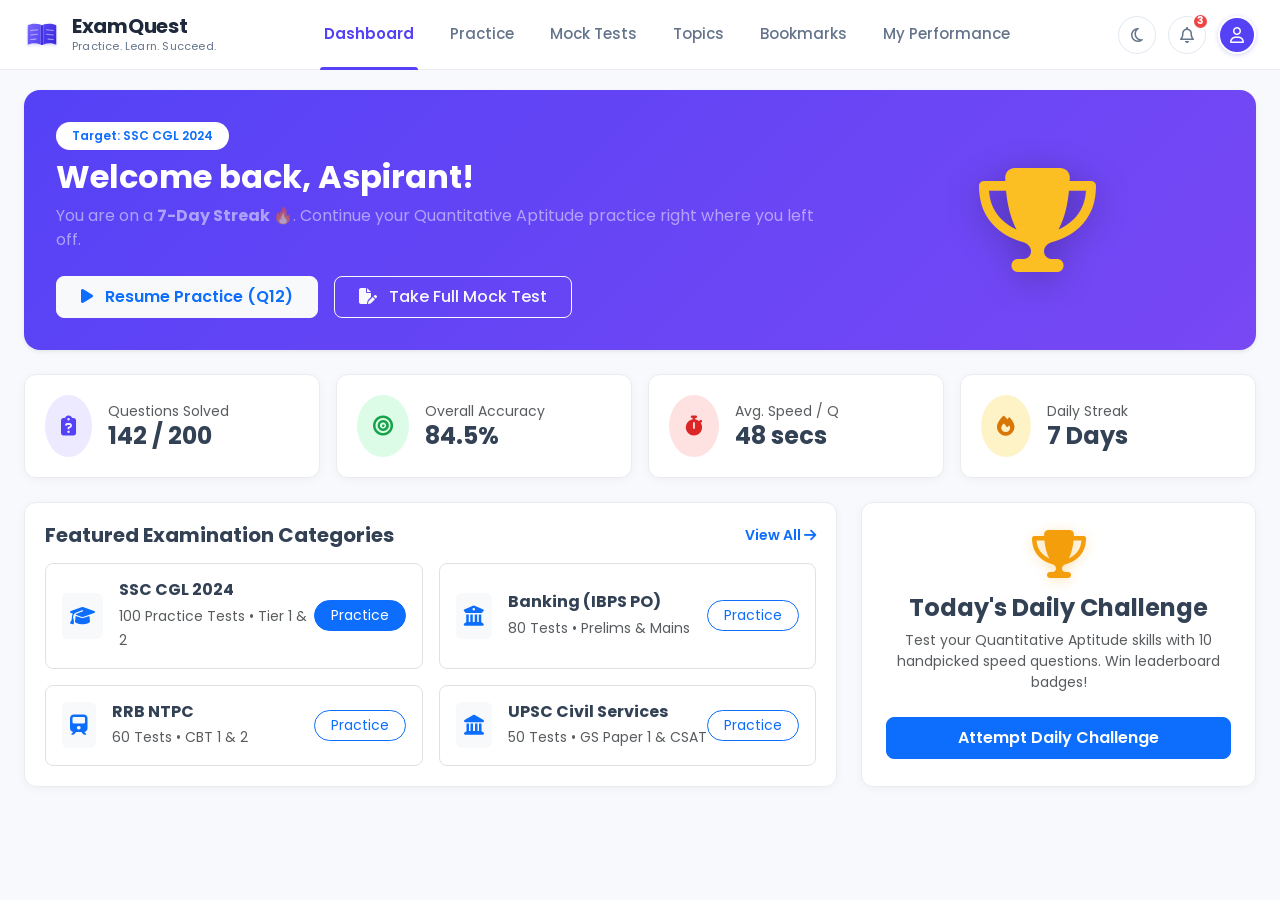
<file: index.html>
<!DOCTYPE html>
<html lang="en">
<head>
  <meta charset="UTF-8">
  <meta name="viewport" content="width=device-width, initial-scale=1.0">
  <title>Dashboard – ExamQuest Online Examination Platform</title>
  
  <link rel="preconnect" href="https://fonts.googleapis.com">
  <link rel="preconnect" href="https://fonts.gstatic.com" crossorigin>
  <link href="https://fonts.googleapis.com/css2?family=Poppins:wght@300;400;500;600;700;800&display=swap" rel="stylesheet">
  <link href="https://cdn.jsdelivr.net/npm/bootstrap@5.3.3/dist/css/bootstrap.min.css" rel="stylesheet">
  <link rel="stylesheet" href="https://cdnjs.cloudflare.com/ajax/libs/font-awesome/6.5.1/css/all.min.css">
  <link rel="stylesheet" href="css/style.css">
  <link rel="stylesheet" href="css/responsive.css">
  <link rel="stylesheet" href="css/animations.css">
</head>
<body>

  <!-- Top Navbar -->
  <header class="eq-navbar">
    <div class="container-fluid d-flex align-items-center justify-content-between">
      <a href="index.html" class="eq-brand">
        <div class="eq-brand-icon">
          <img src="assets/images/logo.svg" alt="ExamQuest Logo">
        </div>
        <div class="eq-brand-text">
          <span class="eq-brand-name">ExamQuest</span>
          <span class="eq-brand-tagline">Practice. Learn. Succeed.</span>
        </div>
      </a>

      <nav class="d-none d-lg-block">
        <ul class="eq-nav-links" id="eqNavLinks">
          <li class="eq-nav-item active">
            <a href="index.html" class="eq-nav-link">Dashboard</a>
          </li>
          <li class="eq-nav-item">
            <a href="practice.html" class="eq-nav-link">Practice</a>
          </li>
          <li class="eq-nav-item">
            <a href="mock-test.html" class="eq-nav-link">Mock Tests</a>
          </li>
          <li class="eq-nav-item">
            <a href="topics.html" class="eq-nav-link">Topics</a>
          </li>
          <li class="eq-nav-item">
            <a href="bookmarks.html" class="eq-nav-link">Bookmarks</a>
          </li>
          <li class="eq-nav-item">
            <a href="performance.html" class="eq-nav-link">My Performance</a>
          </li>
        </ul>
      </nav>

      <div class="eq-nav-actions">
        <button class="eq-icon-btn" id="themeToggleBtn" aria-label="Toggle Dark Mode" title="Toggle Dark Mode">
          <i class="fa-regular fa-moon"></i>
        </button>
        <button class="eq-icon-btn" aria-label="Notifications" title="3 Notifications">
          <i class="fa-regular fa-bell"></i>
          <span class="eq-badge-count">3</span>
        </button>
        <div class="eq-user-avatar" title="Student Profile">
          <i class="fa-regular fa-user"></i>
        </div>
        <button class="eq-mobile-toggle" id="mobileNavToggle" aria-label="Toggle Menu">
          <i class="fa-solid fa-bars"></i>
        </button>
      </div>
    </div>
  </header>

  <!-- Main Container -->
  <main class="eq-main-wrapper">
    <!-- Hero Banner -->
    <div class="card border-0 mb-4 rounded-4 shadow-sm" style="background: linear-gradient(135deg, #5542f6 0%, #7848f4 100%); color: white; padding: 2rem;">
      <div class="row align-items-center">
        <div class="col-lg-8">
          <span class="badge bg-white text-primary fw-semibold mb-2 px-3 py-2 rounded-pill">Target: SSC CGL 2024</span>
          <h1 class="h2 fw-bold mb-2">Welcome back, Aspirant!</h1>
          <p class="mb-4 text-white-50 fs-6">
            You are on a <strong>7-Day Streak 🔥</strong>. Continue your Quantitative Aptitude practice right where you left off.
          </p>
          <div class="d-flex flex-wrap gap-3">
            <a href="practice.html" class="btn btn-light text-primary fw-semibold px-4 py-2 rounded-3">
              <i class="fa-solid fa-play me-2"></i> Resume Practice (Q12)
            </a>
            <a href="mock-test.html" class="btn btn-outline-light fw-medium px-4 py-2 rounded-3">
              <i class="fa-solid fa-file-pen me-2"></i> Take Full Mock Test
            </a>
          </div>
        </div>
        <div class="col-lg-4 text-center d-none d-lg-block">
          <i class="fa-solid fa-trophy" style="font-size: 6.5rem; color: #fbbf24; filter: drop-shadow(0 6px 16px rgba(0,0,0,0.25));"></i>
        </div>
      </div>
    </div>

    <!-- 4 Stats Cards -->
    <div class="row g-3 mb-4">
      <div class="col-sm-6 col-xl-3">
        <div class="eq-card d-flex align-items-center gap-3">
          <div class="p-3 rounded-circle" style="background: #ede9fe; color: #5542f6; font-size: 1.25rem;">
            <i class="fa-solid fa-clipboard-question"></i>
          </div>
          <div>
            <div class="text-muted small">Questions Solved</div>
            <div class="h4 fw-bold mb-0">142 / 200</div>
          </div>
        </div>
      </div>
      <div class="col-sm-6 col-xl-3">
        <div class="eq-card d-flex align-items-center gap-3">
          <div class="p-3 rounded-circle" style="background: #dcfce7; color: #16a34a; font-size: 1.25rem;">
            <i class="fa-solid fa-bullseye"></i>
          </div>
          <div>
            <div class="text-muted small">Overall Accuracy</div>
            <div class="h4 fw-bold mb-0">84.5%</div>
          </div>
        </div>
      </div>
      <div class="col-sm-6 col-xl-3">
        <div class="eq-card d-flex align-items-center gap-3">
          <div class="p-3 rounded-circle" style="background: #fee2e2; color: #dc2626; font-size: 1.25rem;">
            <i class="fa-solid fa-stopwatch"></i>
          </div>
          <div>
            <div class="text-muted small">Avg. Speed / Q</div>
            <div class="h4 fw-bold mb-0">48 secs</div>
          </div>
        </div>
      </div>
      <div class="col-sm-6 col-xl-3">
        <div class="eq-card d-flex align-items-center gap-3">
          <div class="p-3 rounded-circle" style="background: #fef3c7; color: #d97706; font-size: 1.25rem;">
            <i class="fa-solid fa-fire"></i>
          </div>
          <div>
            <div class="text-muted small">Daily Streak</div>
            <div class="h4 fw-bold mb-0">7 Days</div>
          </div>
        </div>
      </div>
    </div>

    <!-- Popular Exams & Subjects -->
    <div class="row g-4 mb-4">
      <div class="col-lg-8">
        <div class="eq-card">
          <div class="d-flex justify-content-between align-items-center mb-3">
            <h5 class="fw-bold mb-0">Featured Examination Categories</h5>
            <a href="topics.html" class="small text-primary fw-semibold">View All <i class="fa-solid fa-arrow-right"></i></a>
          </div>
          <div class="row g-3">
            <!-- Exam Card 1 -->
            <div class="col-md-6">
              <div class="p-3 border rounded-3 h-100 d-flex justify-content-between align-items-center hover-shadow">
                <div class="d-flex align-items-center gap-3">
                  <div class="p-2 rounded bg-light text-primary fs-5">
                    <i class="fa-solid fa-graduation-cap"></i>
                  </div>
                  <div>
                    <h6 class="fw-bold mb-1">SSC CGL 2024</h6>
                    <span class="text-muted small">100 Practice Tests • Tier 1 &amp; 2</span>
                  </div>
                </div>
                <a href="practice.html" class="btn btn-sm btn-primary rounded-pill px-3">Practice</a>
              </div>
            </div>
            <!-- Exam Card 2 -->
            <div class="col-md-6">
              <div class="p-3 border rounded-3 h-100 d-flex justify-content-between align-items-center hover-shadow">
                <div class="d-flex align-items-center gap-3">
                  <div class="p-2 rounded bg-light text-primary fs-5">
                    <i class="fa-solid fa-building-columns"></i>
                  </div>
                  <div>
                    <h6 class="fw-bold mb-1">Banking (IBPS PO)</h6>
                    <span class="text-muted small">80 Tests • Prelims &amp; Mains</span>
                  </div>
                </div>
                <a href="practice.html?exam=banking" class="btn btn-sm btn-outline-primary rounded-pill px-3">Practice</a>
              </div>
            </div>
            <!-- Exam Card 3 -->
            <div class="col-md-6">
              <div class="p-3 border rounded-3 h-100 d-flex justify-content-between align-items-center hover-shadow">
                <div class="d-flex align-items-center gap-3">
                  <div class="p-2 rounded bg-light text-primary fs-5">
                    <i class="fa-solid fa-train"></i>
                  </div>
                  <div>
                    <h6 class="fw-bold mb-1">RRB NTPC</h6>
                    <span class="text-muted small">60 Tests • CBT 1 &amp; 2</span>
                  </div>
                </div>
                <a href="practice.html?exam=rrb" class="btn btn-sm btn-outline-primary rounded-pill px-3">Practice</a>
              </div>
            </div>
            <!-- Exam Card 4 -->
            <div class="col-md-6">
              <div class="p-3 border rounded-3 h-100 d-flex justify-content-between align-items-center hover-shadow">
                <div class="d-flex align-items-center gap-3">
                  <div class="p-2 rounded bg-light text-primary fs-5">
                    <i class="fa-solid fa-landmark"></i>
                  </div>
                  <div>
                    <h6 class="fw-bold mb-1">UPSC Civil Services</h6>
                    <span class="text-muted small">50 Tests • GS Paper 1 &amp; CSAT</span>
                  </div>
                </div>
                <a href="practice.html?exam=upsc" class="btn btn-sm btn-outline-primary rounded-pill px-3">Practice</a>
              </div>
            </div>
          </div>
        </div>
      </div>

      <!-- Right Daily Challenge / Promo Widget -->
      <div class="col-lg-4">
        <div class="eq-card h-100 text-center d-flex flex-column align-items-center justify-content-center p-4">
          <i class="fa-solid fa-trophy eq-trophy-icon mb-3" style="font-size: 3rem;"></i>
          <h4 class="fw-bold mb-2">Today's Daily Challenge</h4>
          <p class="text-muted small mb-4">
            Test your Quantitative Aptitude skills with 10 handpicked speed questions. Win leaderboard badges!
          </p>
          <a href="practice.html" class="btn btn-primary w-100 py-2 fw-semibold rounded-3">
            Attempt Daily Challenge
          </a>
        </div>
      </div>
    </div>
  </main>

  <script src="https://cdn.jsdelivr.net/npm/bootstrap@5.3.3/dist/js/bootstrap.bundle.min.js"></script>
  <script src="js/data.js"></script>
  <script src="js/app.js"></script>
</body>
</html>
</file>
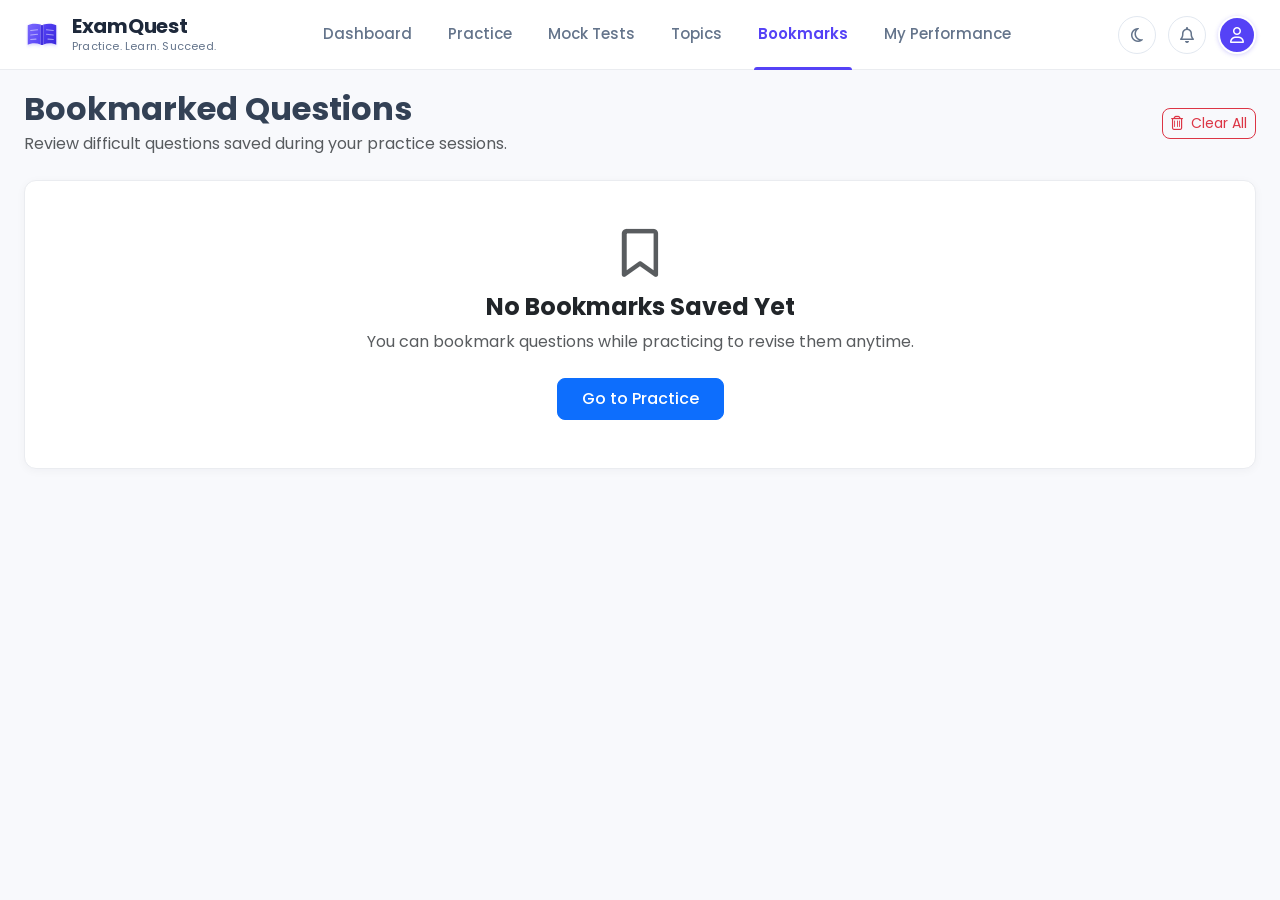
<file: bookmarks.html>
<!DOCTYPE html>
<html lang="en">
<head>
  <meta charset="UTF-8">
  <meta name="viewport" content="width=device-width, initial-scale=1.0">
  <title>Saved Bookmarks – ExamQuest</title>
  
  <link rel="preconnect" href="https://fonts.googleapis.com">
  <link rel="preconnect" href="https://fonts.gstatic.com" crossorigin>
  <link href="https://fonts.googleapis.com/css2?family=Poppins:wght@300;400;500;600;700;800&display=swap" rel="stylesheet">
  <link href="https://cdn.jsdelivr.net/npm/bootstrap@5.3.3/dist/css/bootstrap.min.css" rel="stylesheet">
  <link rel="stylesheet" href="https://cdnjs.cloudflare.com/ajax/libs/font-awesome/6.5.1/css/all.min.css">
  <link rel="stylesheet" href="css/style.css">
  <link rel="stylesheet" href="css/responsive.css">
  <link rel="stylesheet" href="css/animations.css">
</head>
<body>

  <!-- Top Navbar -->
  <header class="eq-navbar">
    <div class="container-fluid d-flex align-items-center justify-content-between">
      <a href="index.html" class="eq-brand">
        <div class="eq-brand-icon"><img src="assets/images/logo.svg" alt="ExamQuest Logo"></div>
        <div class="eq-brand-text">
          <span class="eq-brand-name">ExamQuest</span>
          <span class="eq-brand-tagline">Practice. Learn. Succeed.</span>
        </div>
      </a>

      <nav class="d-none d-lg-block">
        <ul class="eq-nav-links" id="eqNavLinks">
          <li class="eq-nav-item"><a href="index.html" class="eq-nav-link">Dashboard</a></li>
          <li class="eq-nav-item"><a href="practice.html" class="eq-nav-link">Practice</a></li>
          <li class="eq-nav-item"><a href="mock-test.html" class="eq-nav-link">Mock Tests</a></li>
          <li class="eq-nav-item"><a href="topics.html" class="eq-nav-link">Topics</a></li>
          <li class="eq-nav-item active"><a href="bookmarks.html" class="eq-nav-link">Bookmarks</a></li>
          <li class="eq-nav-item"><a href="performance.html" class="eq-nav-link">My Performance</a></li>
        </ul>
      </nav>

      <div class="eq-nav-actions">
        <button class="eq-icon-btn" id="themeToggleBtn" aria-label="Toggle Dark Mode"><i class="fa-regular fa-moon"></i></button>
        <button class="eq-icon-btn" aria-label="Notifications"><i class="fa-regular fa-bell"></i></button>
        <div class="eq-user-avatar"><i class="fa-regular fa-user"></i></div>
      </div>
    </div>
  </header>

  <main class="eq-main-wrapper">
    <div class="d-flex justify-content-between align-items-center mb-4">
      <div>
        <h2 class="fw-bold mb-1">Bookmarked Questions</h2>
        <p class="text-muted mb-0">Review difficult questions saved during your practice sessions.</p>
      </div>
      <button class="btn btn-outline-danger btn-sm rounded-3" id="clearAllBookmarks">
        <i class="fa-regular fa-trash-can me-1"></i> Clear All
      </button>
    </div>

    <div id="bookmarksContainer" class="d-flex flex-column gap-3">
      <!-- Injected by script -->
    </div>
  </main>

  <script src="https://cdn.jsdelivr.net/npm/bootstrap@5.3.3/dist/js/bootstrap.bundle.min.js"></script>
  <script src="js/data.js"></script>
  <script src="js/app.js"></script>
  <script>
    document.addEventListener('DOMContentLoaded', () => {
      renderBookmarks();

      document.getElementById('clearAllBookmarks').addEventListener('click', () => {
        if (confirm("Are you sure you want to remove all bookmarked questions?")) {
          ExamQuestData.saveBookmarks([]);
          renderBookmarks();
          showToast("All bookmarks cleared.", "info");
        }
      });
    });

    function renderBookmarks() {
      const container = document.getElementById('bookmarksContainer');
      const bookmarks = ExamQuestData.getBookmarks();
      container.innerHTML = '';

      if (bookmarks.length === 0) {
        container.innerHTML = `
          <div class="eq-card text-center p-5">
            <i class="fa-regular fa-bookmark text-muted mb-3" style="font-size: 3rem;"></i>
            <h4 class="fw-bold text-dark mb-2">No Bookmarks Saved Yet</h4>
            <p class="text-muted mb-4">You can bookmark questions while practicing to revise them anytime.</p>
            <a href="practice.html" class="btn btn-primary px-4 py-2 rounded-3 fw-medium">Go to Practice</a>
          </div>
        `;
        return;
      }

      bookmarks.forEach(qId => {
        const q = ExamQuestData.getQuestionById(qId);
        const card = document.createElement('div');
        card.className = 'eq-card';
        card.innerHTML = `
          <div class="d-flex justify-content-between align-items-center mb-2">
            <span class="badge bg-primary-subtle text-primary">Question ${q.id} • ${q.subject}</span>
            <button class="btn btn-sm btn-outline-danger" onclick="removeBookmark(${q.id})">
              <i class="fa-solid fa-trash-can me-1"></i> Remove
            </button>
          </div>
          <h5 class="fw-bold mb-3 text-dark">${q.id}. ${q.question}</h5>
          <div class="row g-2 mb-3">
            ${q.options.map((opt, i) => `
              <div class="col-md-6">
                <div class="p-2 border rounded small bg-light text-dark">
                  <strong>${String.fromCharCode(65 + i)}.</strong> ${opt}
                </div>
              </div>
            `).join('')}
          </div>
          <div class="d-flex justify-content-end">
            <button class="btn btn-primary btn-sm px-4 rounded-3" onclick="openQuestionInPractice(${q.id})">
              <i class="fa-solid fa-arrow-up-right-from-square me-1"></i> Practice This Question
            </button>
          </div>
        `;
        container.appendChild(card);
      });
    }

    function removeBookmark(id) {
      let bookmarks = ExamQuestData.getBookmarks();
      bookmarks = bookmarks.filter(b => b !== id);
      ExamQuestData.saveBookmarks(bookmarks);
      renderBookmarks();
      showToast(`Question ${id} removed from bookmarks.`, 'info');
    }

    function openQuestionInPractice(id) {
      const session = ExamQuestData.loadSession();
      session.currentQuestionId = id;
      ExamQuestData.saveSession(session);
      window.location.href = "practice.html";
    }
  </script>
</body>
</html>
</file>
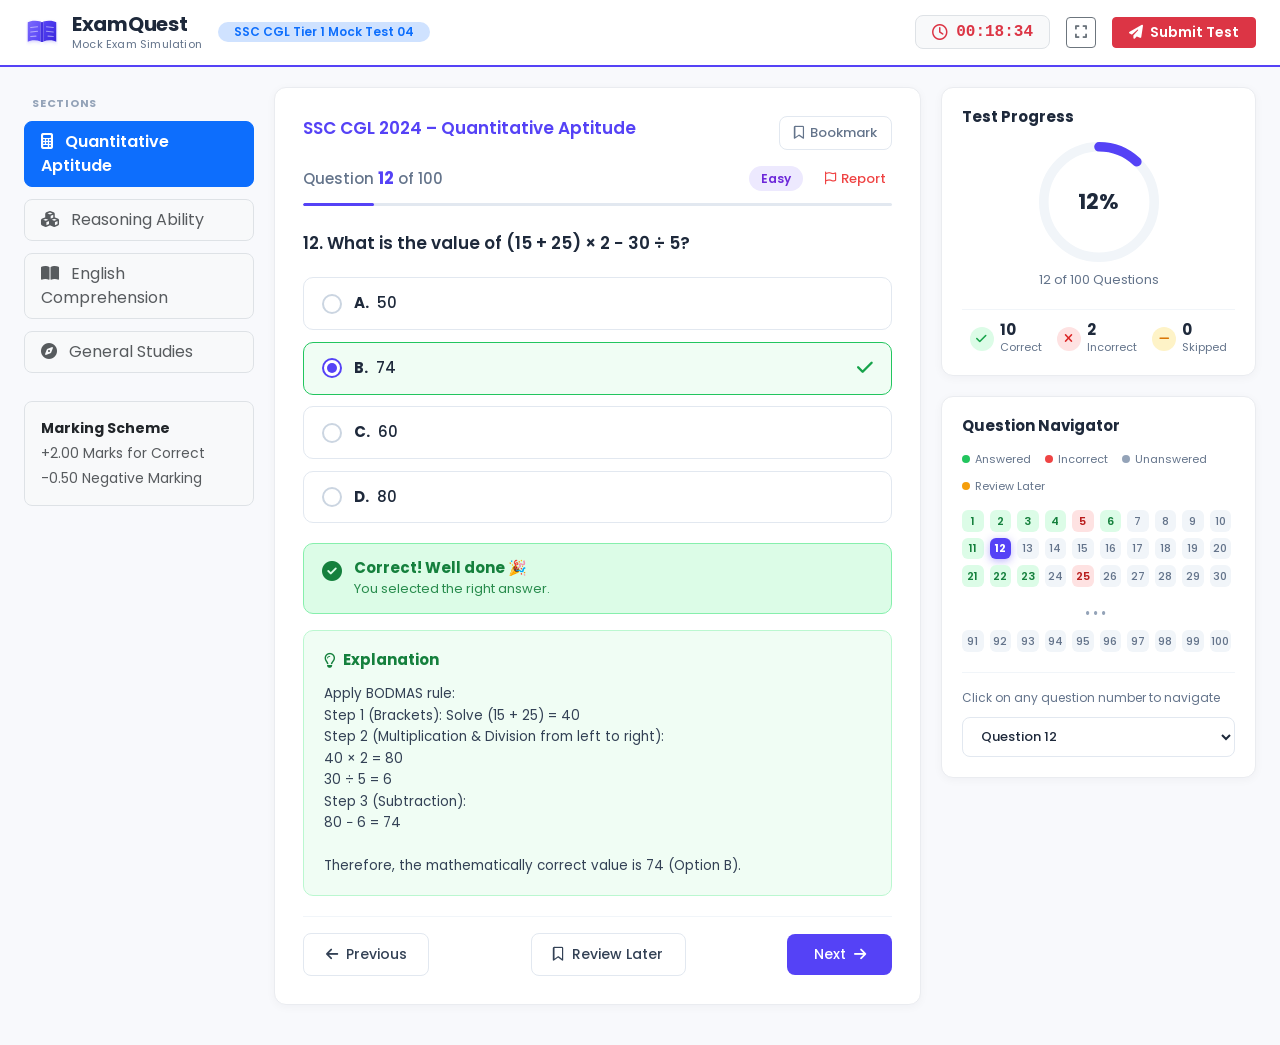
<file: mock-test.html>
<!DOCTYPE html>
<html lang="en">
<head>
  <meta charset="UTF-8">
  <meta name="viewport" content="width=device-width, initial-scale=1.0">
  <title>SSC CGL Full Mock Test – ExamQuest</title>
  
  <link rel="preconnect" href="https://fonts.googleapis.com">
  <link rel="preconnect" href="https://fonts.gstatic.com" crossorigin>
  <link href="https://fonts.googleapis.com/css2?family=Poppins:wght@300;400;500;600;700;800&display=swap" rel="stylesheet">
  <link href="https://cdn.jsdelivr.net/npm/bootstrap@5.3.3/dist/css/bootstrap.min.css" rel="stylesheet">
  <link rel="stylesheet" href="https://cdnjs.cloudflare.com/ajax/libs/font-awesome/6.5.1/css/all.min.css">
  <link rel="stylesheet" href="css/style.css">
  <link rel="stylesheet" href="css/responsive.css">
  <link rel="stylesheet" href="css/animations.css">
  <style>
    /* Full mock exam mode specific header */
    .mock-header {
      background: var(--card-bg);
      border-bottom: 2px solid var(--primary);
      padding: 0.75rem 1.5rem;
      position: sticky;
      top: 0;
      z-index: 1000;
    }
  </style>
</head>
<body>

  <!-- Full Exam Simulation Header -->
  <header class="mock-header d-flex align-items-center justify-content-between">
    <div class="d-flex align-items-center gap-3">
      <a href="index.html" class="eq-brand">
        <div class="eq-brand-icon"><img src="assets/images/logo.svg" alt="ExamQuest"></div>
        <div class="eq-brand-text">
          <span class="eq-brand-name">ExamQuest</span>
          <span class="eq-brand-tagline">Mock Exam Simulation</span>
        </div>
      </a>
      <span class="badge bg-primary-subtle text-primary fw-semibold px-3 py-1 rounded-pill d-none d-md-inline-block">
        SSC CGL Tier 1 Mock Test 04
      </span>
    </div>

    <!-- Timer & Submit Action -->
    <div class="d-flex align-items-center gap-3">
      <div class="d-flex align-items-center gap-2 bg-light border px-3 py-1 rounded-3">
        <i class="fa-regular fa-clock text-danger fs-6"></i>
        <span class="fw-bold text-danger font-monospace fs-6" id="timerText">00:18:35</span>
      </div>

      <button class="btn btn-outline-secondary btn-sm" id="fullscreenToggleBtn" title="Toggle Fullscreen">
        <i class="fa-solid fa-expand"></i>
      </button>

      <button class="btn btn-danger btn-sm fw-semibold px-3" data-bs-toggle="modal" data-bs-target="#submitConfirmModal">
        <i class="fa-solid fa-paper-plane me-1"></i> Submit Test
      </button>
    </div>
  </header>

  <!-- Main Question & Navigator Interface -->
  <main class="eq-main-wrapper">
    <div class="eq-grid-layout">
      <!-- Left Subjects Filter in Mock -->
      <aside class="eq-sidebar-left">
        <div class="eq-sidebar-section">
          <span class="eq-section-title">SECTIONS</span>
          <button class="btn btn-primary text-start w-100 mb-2 py-2 px-3 fw-semibold rounded-3">
            <i class="fa-solid fa-calculator me-2"></i> Quantitative Aptitude
          </button>
          <button class="btn btn-light border text-start w-100 mb-2 py-2 px-3 rounded-3 text-muted">
            <i class="fa-solid fa-cubes me-2"></i> Reasoning Ability
          </button>
          <button class="btn btn-light border text-start w-100 mb-2 py-2 px-3 rounded-3 text-muted">
            <i class="fa-solid fa-book-open me-2"></i> English Comprehension
          </button>
          <button class="btn btn-light border text-start w-100 mb-2 py-2 px-3 rounded-3 text-muted">
            <i class="fa-solid fa-compass me-2"></i> General Studies
          </button>
        </div>

        <div class="card border p-3 rounded-3 mt-auto bg-light">
          <div class="small fw-bold mb-1 text-dark">Marking Scheme</div>
          <div class="small text-muted mb-1">+2.00 Marks for Correct</div>
          <div class="small text-muted">-0.50 Negative Marking</div>
        </div>
      </aside>

      <!-- Center Question Area -->
      <section class="eq-question-area">
        <div class="eq-main-card" id="mainQuestionCard">
          
          <div class="eq-qheader-top">
            <h2 class="eq-exam-title" id="examHeaderTitle">
              SSC CGL 2024 – Quantitative Aptitude
            </h2>
            <div class="eq-qheader-actions">
              <button class="btn-bookmark" id="btnBookmark">
                <i class="fa-regular fa-bookmark"></i> <span>Bookmark</span>
              </button>
            </div>
          </div>

          <div class="eq-qmeta-bar">
            <div class="eq-qcount">
              Question <strong id="currentQNum">12</strong> of <span id="totalQNum">100</span>
            </div>
            <div class="eq-qmeta-right">
              <span class="eq-difficulty-badge" id="difficultyBadge">Easy</span>
              <button class="btn-report" id="btnReport">
                <i class="fa-regular fa-flag"></i> Report
              </button>
            </div>
          </div>

          <div class="eq-qprogress-track">
            <div class="eq-qprogress-fill" id="qProgressBar" style="width: 12%;"></div>
          </div>

          <h3 class="eq-question-title" id="questionTitle">
            12. What is the value of (15 + 25) × 2 − 30 ÷ 5?
          </h3>

          <div class="eq-options-list" id="optionsContainer"></div>
          <div id="feedbackContainer"></div>
          <div id="explanationContainer"></div>

          <div class="eq-bottom-nav">
            <button class="btn-nav-prev" id="btnPrev">
              <i class="fa-solid fa-arrow-left"></i> Previous
            </button>
            <button class="btn-nav-review" id="btnReviewLater">
              <i class="fa-regular fa-bookmark"></i> Review Later
            </button>
            <button class="btn-nav-next" id="btnNext">
              Next <i class="fa-solid fa-arrow-right"></i>
            </button>
          </div>
        </div>
      </section>

      <!-- Right Navigator -->
      <aside class="eq-sidebar-right">
        <div class="eq-progress-card">
          <h4 class="eq-panel-title">Test Progress</h4>
          <div class="eq-circle-progress-wrapper">
            <div class="eq-circle-chart">
              <svg class="eq-circle-svg" viewBox="0 0 100 100">
                <circle class="eq-circle-bg" cx="50" cy="50" r="46"></circle>
                <circle class="eq-circle-bar" id="circleProgressBar" cx="50" cy="50" r="46"
                        stroke-dasharray="289.026" stroke-dashoffset="254.34"></circle>
              </svg>
              <div class="eq-circle-text" id="progressPercentText">12%</div>
            </div>
            <span class="eq-circle-label" id="progressCountText">12 of 100 Questions</span>
          </div>
          <div class="eq-stats-row">
            <div class="eq-stat-item">
              <div class="eq-stat-icon correct"><i class="fa-solid fa-check"></i></div>
              <div class="eq-stat-text"><span class="eq-stat-number" id="statCorrectCount">10</span><span class="eq-stat-label">Correct</span></div>
            </div>
            <div class="eq-stat-item">
              <div class="eq-stat-icon incorrect"><i class="fa-solid fa-xmark"></i></div>
              <div class="eq-stat-text"><span class="eq-stat-number" id="statIncorrectCount">2</span><span class="eq-stat-label">Incorrect</span></div>
            </div>
            <div class="eq-stat-item">
              <div class="eq-stat-icon skipped"><i class="fa-solid fa-minus"></i></div>
              <div class="eq-stat-text"><span class="eq-stat-number" id="statSkippedCount">0</span><span class="eq-stat-label">Skipped</span></div>
            </div>
          </div>
        </div>

        <div class="eq-navigator-card">
          <h4 class="eq-panel-title">Question Navigator</h4>
          <div class="eq-legend-row">
            <div class="eq-legend-item"><span class="eq-dot answered"></span><span>Answered</span></div>
            <div class="eq-legend-item"><span class="eq-dot incorrect"></span><span>Incorrect</span></div>
            <div class="eq-legend-item"><span class="eq-dot unanswered"></span><span>Unanswered</span></div>
            <div class="eq-legend-item"><span class="eq-dot review"></span><span>Review Later</span></div>
          </div>
          <div class="eq-nav-grid" id="questionNavigatorGrid"></div>
          <div class="eq-palette-section">
            <p class="eq-palette-subtitle">Click on any question number to navigate</p>
            <select class="eq-jump-select" id="jumpSelect" aria-label="Jump to Question"></select>
          </div>
        </div>
      </aside>
    </div>
  </main>

  <!-- Submit Confirmation Modal -->
  <div class="modal fade" id="submitConfirmModal" tabindex="-1">
    <div class="modal-dialog modal-dialog-centered">
      <div class="modal-content border-0 shadow-lg">
        <div class="modal-header border-0 pb-0">
          <h5 class="modal-title fw-bold text-dark">Submit Examination?</h5>
          <button type="button" class="btn-close" data-bs-dismiss="modal"></button>
        </div>
        <div class="modal-body py-4 text-center">
          <i class="fa-solid fa-circle-question text-warning fs-1 mb-3"></i>
          <p class="text-muted">Are you sure you want to finish and submit your mock examination?</p>
          <div class="p-3 bg-light rounded-3 text-start mb-2">
            <div class="d-flex justify-content-between mb-1">
              <span class="text-muted">Answered:</span>
              <span class="fw-bold text-success">12</span>
            </div>
            <div class="d-flex justify-content-between mb-1">
              <span class="text-muted">Review Later:</span>
              <span class="fw-bold text-warning">0</span>
            </div>
            <div class="d-flex justify-content-between">
              <span class="text-muted">Unanswered:</span>
              <span class="fw-bold text-secondary">88</span>
            </div>
          </div>
        </div>
        <div class="modal-footer border-0 pt-0">
          <button type="button" class="btn btn-light" data-bs-dismiss="modal">Cancel &amp; Continue</button>
          <a href="result.html" class="btn btn-primary px-4 fw-semibold">Yes, Submit Test</a>
        </div>
      </div>
    </div>
  </div>

  <script src="https://cdn.jsdelivr.net/npm/bootstrap@5.3.3/dist/js/bootstrap.bundle.min.js"></script>
  <script src="js/data.js"></script>
  <script src="js/timer.js"></script>
  <script src="js/app.js"></script>
  <script src="js/practice.js"></script>
</body>
</html>
</file>
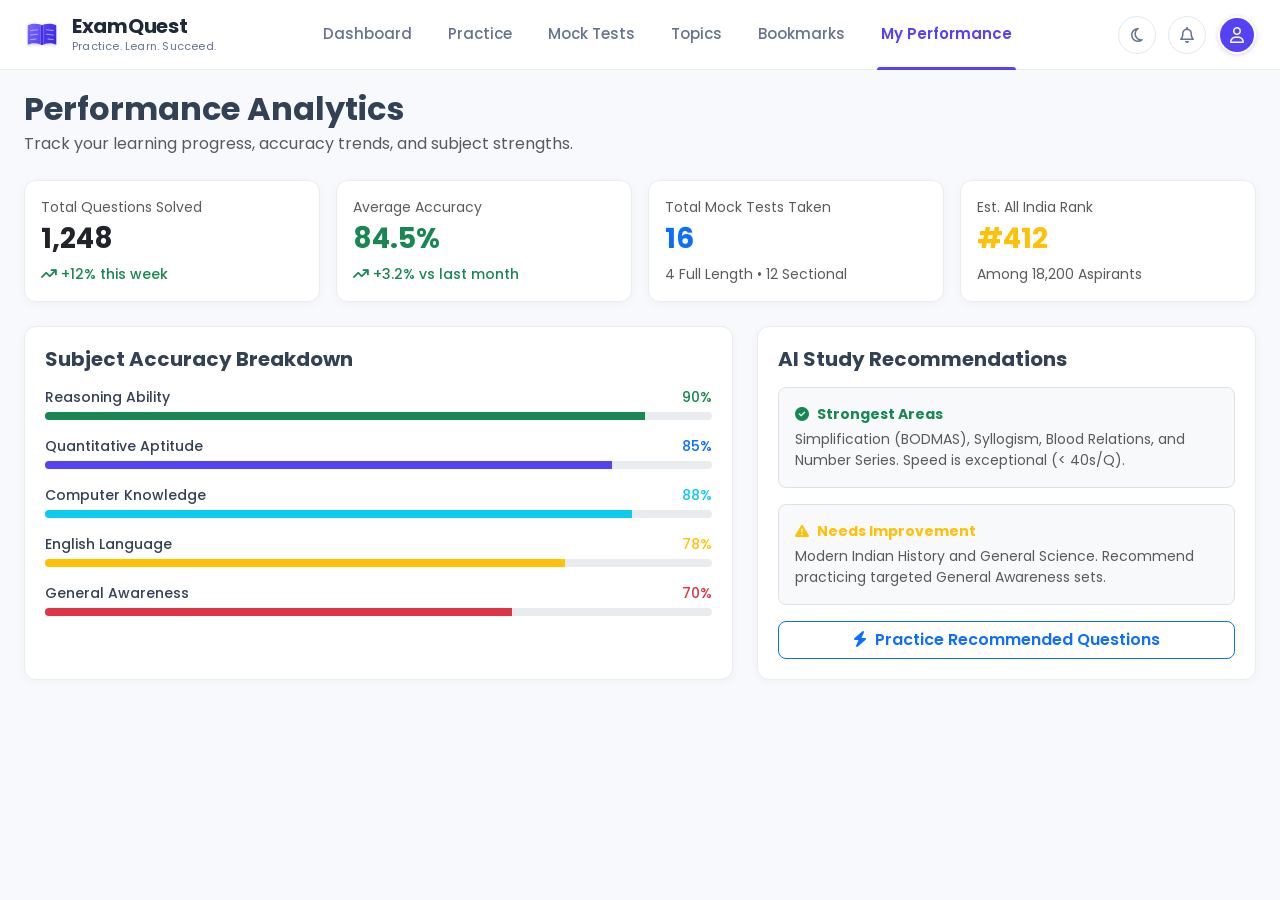
<file: performance.html>
<!DOCTYPE html>
<html lang="en">
<head>
  <meta charset="UTF-8">
  <meta name="viewport" content="width=device-width, initial-scale=1.0">
  <title>My Performance – ExamQuest</title>
  
  <link rel="preconnect" href="https://fonts.googleapis.com">
  <link rel="preconnect" href="https://fonts.gstatic.com" crossorigin>
  <link href="https://fonts.googleapis.com/css2?family=Poppins:wght@300;400;500;600;700;800&display=swap" rel="stylesheet">
  <link href="https://cdn.jsdelivr.net/npm/bootstrap@5.3.3/dist/css/bootstrap.min.css" rel="stylesheet">
  <link rel="stylesheet" href="https://cdnjs.cloudflare.com/ajax/libs/font-awesome/6.5.1/css/all.min.css">
  <link rel="stylesheet" href="css/style.css">
  <link rel="stylesheet" href="css/responsive.css">
  <link rel="stylesheet" href="css/animations.css">
</head>
<body>

  <!-- Top Navbar -->
  <header class="eq-navbar">
    <div class="container-fluid d-flex align-items-center justify-content-between">
      <a href="index.html" class="eq-brand">
        <div class="eq-brand-icon"><img src="assets/images/logo.svg" alt="ExamQuest Logo"></div>
        <div class="eq-brand-text">
          <span class="eq-brand-name">ExamQuest</span>
          <span class="eq-brand-tagline">Practice. Learn. Succeed.</span>
        </div>
      </a>

      <nav class="d-none d-lg-block">
        <ul class="eq-nav-links" id="eqNavLinks">
          <li class="eq-nav-item"><a href="index.html" class="eq-nav-link">Dashboard</a></li>
          <li class="eq-nav-item"><a href="practice.html" class="eq-nav-link">Practice</a></li>
          <li class="eq-nav-item"><a href="mock-test.html" class="eq-nav-link">Mock Tests</a></li>
          <li class="eq-nav-item"><a href="topics.html" class="eq-nav-link">Topics</a></li>
          <li class="eq-nav-item"><a href="bookmarks.html" class="eq-nav-link">Bookmarks</a></li>
          <li class="eq-nav-item active"><a href="performance.html" class="eq-nav-link">My Performance</a></li>
        </ul>
      </nav>

      <div class="eq-nav-actions">
        <button class="eq-icon-btn" id="themeToggleBtn" aria-label="Toggle Dark Mode"><i class="fa-regular fa-moon"></i></button>
        <button class="eq-icon-btn" aria-label="Notifications"><i class="fa-regular fa-bell"></i></button>
        <div class="eq-user-avatar"><i class="fa-regular fa-user"></i></div>
      </div>
    </div>
  </header>

  <main class="eq-main-wrapper">
    <div class="mb-4">
      <h2 class="fw-bold mb-1">Performance Analytics</h2>
      <p class="text-muted mb-0">Track your learning progress, accuracy trends, and subject strengths.</p>
    </div>

    <!-- Analytics Overview -->
    <div class="row g-3 mb-4">
      <div class="col-md-3 col-sm-6">
        <div class="eq-card p-3">
          <div class="text-muted small">Total Questions Solved</div>
          <div class="h3 fw-bold text-dark mt-1">1,248</div>
          <div class="text-success small fw-medium"><i class="fa-solid fa-arrow-trend-up"></i> +12% this week</div>
        </div>
      </div>
      <div class="col-md-3 col-sm-6">
        <div class="eq-card p-3">
          <div class="text-muted small">Average Accuracy</div>
          <div class="h3 fw-bold text-success mt-1">84.5%</div>
          <div class="text-success small fw-medium"><i class="fa-solid fa-arrow-trend-up"></i> +3.2% vs last month</div>
        </div>
      </div>
      <div class="col-md-3 col-sm-6">
        <div class="eq-card p-3">
          <div class="text-muted small">Total Mock Tests Taken</div>
          <div class="h3 fw-bold text-primary mt-1">16</div>
          <div class="text-muted small">4 Full Length • 12 Sectional</div>
        </div>
      </div>
      <div class="col-md-3 col-sm-6">
        <div class="eq-card p-3">
          <div class="text-muted small">Est. All India Rank</div>
          <div class="h3 fw-bold text-warning mt-1">#412</div>
          <div class="text-muted small">Among 18,200 Aspirants</div>
        </div>
      </div>
    </div>

    <div class="row g-4 mb-4">
      <!-- Subject-Wise Mastery -->
      <div class="col-lg-7">
        <div class="eq-card h-100">
          <h5 class="fw-bold mb-3">Subject Accuracy Breakdown</h5>
          
          <div class="mb-3">
            <div class="d-flex justify-content-between small fw-medium mb-1">
              <span>Reasoning Ability</span>
              <span class="text-success">90%</span>
            </div>
            <div class="progress" style="height: 8px;">
              <div class="progress-bar bg-success" style="width: 90%;"></div>
            </div>
          </div>

          <div class="mb-3">
            <div class="d-flex justify-content-between small fw-medium mb-1">
              <span>Quantitative Aptitude</span>
              <span class="text-primary">85%</span>
            </div>
            <div class="progress" style="height: 8px;">
              <div class="progress-bar" style="width: 85%; background: #5542f6;"></div>
            </div>
          </div>

          <div class="mb-3">
            <div class="d-flex justify-content-between small fw-medium mb-1">
              <span>Computer Knowledge</span>
              <span class="text-info">88%</span>
            </div>
            <div class="progress" style="height: 8px;">
              <div class="progress-bar bg-info" style="width: 88%;"></div>
            </div>
          </div>

          <div class="mb-3">
            <div class="d-flex justify-content-between small fw-medium mb-1">
              <span>English Language</span>
              <span class="text-warning">78%</span>
            </div>
            <div class="progress" style="height: 8px;">
              <div class="progress-bar bg-warning" style="width: 78%;"></div>
            </div>
          </div>

          <div class="mb-3">
            <div class="d-flex justify-content-between small fw-medium mb-1">
              <span>General Awareness</span>
              <span class="text-danger">70%</span>
            </div>
            <div class="progress" style="height: 8px;">
              <div class="progress-bar bg-danger" style="width: 70%;"></div>
            </div>
          </div>
        </div>
      </div>

      <!-- Strengths & Recommended Focus -->
      <div class="col-lg-5">
        <div class="eq-card h-100">
          <h5 class="fw-bold mb-3">AI Study Recommendations</h5>
          
          <div class="p-3 bg-light rounded-3 mb-3 border">
            <div class="d-flex align-items-center gap-2 mb-1 text-success fw-bold small">
              <i class="fa-solid fa-circle-check"></i> Strongest Areas
            </div>
            <p class="small text-muted mb-0">
              Simplification (BODMAS), Syllogism, Blood Relations, and Number Series. Speed is exceptional (< 40s/Q).
            </p>
          </div>

          <div class="p-3 bg-light rounded-3 mb-3 border">
            <div class="d-flex align-items-center gap-2 mb-1 text-warning fw-bold small">
              <i class="fa-solid fa-triangle-exclamation"></i> Needs Improvement
            </div>
            <p class="small text-muted mb-0">
              Modern Indian History and General Science. Recommend practicing targeted General Awareness sets.
            </p>
          </div>

          <a href="practice.html" class="btn btn-outline-primary w-100 rounded-3 fw-semibold">
            <i class="fa-solid fa-bolt me-1"></i> Practice Recommended Questions
          </a>
        </div>
      </div>
    </div>
  </main>

  <script src="https://cdn.jsdelivr.net/npm/bootstrap@5.3.3/dist/js/bootstrap.bundle.min.js"></script>
  <script src="js/data.js"></script>
  <script src="js/app.js"></script>
</body>
</html>
</file>
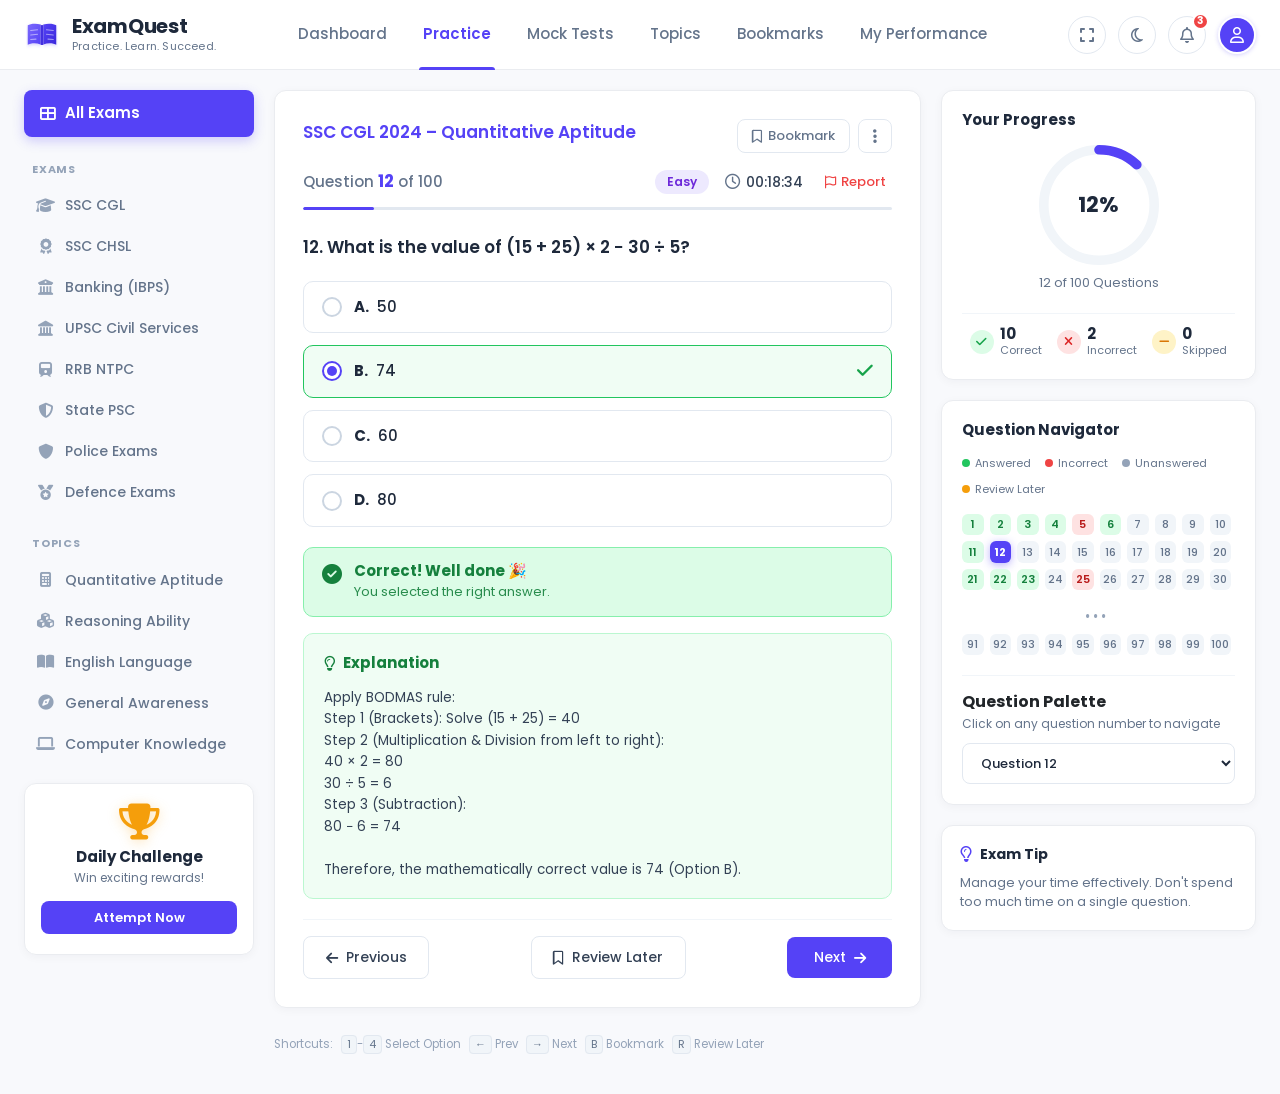
<file: practice.html>
<!DOCTYPE html>
<html lang="en">
<head>
  <meta charset="UTF-8">
  <meta name="viewport" content="width=device-width, initial-scale=1.0">
  <title>SSC CGL 2024 Practice – ExamQuest</title>
  
  <!-- Google Fonts: Poppins -->
  <link rel="preconnect" href="https://fonts.googleapis.com">
  <link rel="preconnect" href="https://fonts.gstatic.com" crossorigin>
  <link href="https://fonts.googleapis.com/css2?family=Poppins:wght@300;400;500;600;700;800&display=swap" rel="stylesheet">
  
  <!-- Bootstrap 5 CSS -->
  <link href="https://cdn.jsdelivr.net/npm/bootstrap@5.3.3/dist/css/bootstrap.min.css" rel="stylesheet">
  
  <!-- Font Awesome 6 -->
  <link rel="stylesheet" href="https://cdnjs.cloudflare.com/ajax/libs/font-awesome/6.5.1/css/all.min.css">
  
  <!-- Custom Stylesheets -->
  <link rel="stylesheet" href="css/style.css">
  <link rel="stylesheet" href="css/responsive.css">
  <link rel="stylesheet" href="css/animations.css">
</head>
<body>

  <!-- ========================================================================
       TOP NAVBAR
       ======================================================================== -->
  <header class="eq-navbar">
    <div class="container-fluid d-flex align-items-center justify-content-between">
      
      <!-- Brand Logo & Title -->
      <a href="index.html" class="eq-brand">
        <div class="eq-brand-icon">
          <img src="assets/images/logo.svg" alt="ExamQuest Logo">
        </div>
        <div class="eq-brand-text">
          <span class="eq-brand-name">ExamQuest</span>
          <span class="eq-brand-tagline">Practice. Learn. Succeed.</span>
        </div>
      </a>

      <!-- Central Navigation -->
      <nav class="d-none d-lg-block">
        <ul class="eq-nav-links" id="eqNavLinks">
          <li class="eq-nav-item">
            <a href="index.html" class="eq-nav-link">Dashboard</a>
          </li>
          <li class="eq-nav-item active">
            <a href="practice.html" class="eq-nav-link">Practice</a>
          </li>
          <li class="eq-nav-item">
            <a href="mock-test.html" class="eq-nav-link">Mock Tests</a>
          </li>
          <li class="eq-nav-item">
            <a href="topics.html" class="eq-nav-link">Topics</a>
          </li>
          <li class="eq-nav-item">
            <a href="bookmarks.html" class="eq-nav-link">Bookmarks</a>
          </li>
          <li class="eq-nav-item">
            <a href="performance.html" class="eq-nav-link">My Performance</a>
          </li>
        </ul>
      </nav>

      <!-- Right Header Actions -->
      <div class="eq-nav-actions">
        <!-- Full Screen Exam Toggle -->
        <button class="eq-icon-btn" id="fullscreenToggleBtn" aria-label="Toggle Fullscreen" title="Full Screen Exam">
          <i class="fa-solid fa-expand"></i>
        </button>

        <!-- Dark Mode Switcher -->
        <button class="eq-icon-btn" id="themeToggleBtn" aria-label="Toggle Dark Mode" title="Toggle Dark Mode">
          <i class="fa-regular fa-moon"></i>
        </button>

        <!-- Notification Bell with Counter -->
        <div class="position-relative">
          <button class="eq-icon-btn" id="notificationBtn" aria-label="Notifications" title="3 New Notifications">
            <i class="fa-regular fa-bell"></i>
            <span class="eq-badge-count">3</span>
          </button>
        </div>

        <!-- User Avatar -->
        <div class="eq-user-avatar" title="Omprakash (Student)">
          <i class="fa-regular fa-user"></i>
        </div>

        <!-- Mobile Navigation Hamburger -->
        <button class="eq-mobile-toggle" id="mobileNavToggle" aria-label="Toggle Navigation">
          <i class="fa-solid fa-bars"></i>
        </button>
      </div>

    </div>
  </header>

  <!-- Mobile Drawer Backdrop -->
  <div class="eq-sidebar-backdrop" id="eqSidebarBackdrop"></div>

  <!-- Mobile Quick Trigger for Sidebar -->
  <div class="d-lg-none bg-white border-bottom px-3 py-2 d-flex align-items-center justify-content-between">
    <button class="btn btn-sm btn-outline-primary d-flex align-items-center gap-2" id="mobileSidebarTrigger">
      <i class="fa-solid fa-filter"></i> Browse Exams &amp; Topics
    </button>
    <span class="badge bg-light text-dark border">SSC CGL 2024</span>
  </div>

  <!-- ========================================================================
       MAIN APP CONTAINER (3-COLUMN LAYOUT)
       ======================================================================== -->
  <main class="eq-main-wrapper">
    <div class="eq-grid-layout">

      <!-- ====================================================================
           COLUMN 1: LEFT SIDEBAR
           ==================================================================== -->
      <aside class="eq-sidebar-left" id="eqSidebarLeft">
        
        <!-- "All Exams" Active Primary Button -->
        <button class="eq-all-exams-btn" onclick="window.location.href='topics.html'">
          <i class="fa-solid fa-table-cells-large"></i>
          <span>All Exams</span>
        </button>

        <!-- Exams Section -->
        <div class="eq-sidebar-section">
          <span class="eq-section-title">EXAMS</span>
          <a href="practice.html" class="eq-side-link">
            <i class="fa-solid fa-graduation-cap"></i>
            <span>SSC CGL</span>
          </a>
          <a href="practice.html?exam=ssc-chsl" class="eq-side-link">
            <i class="fa-solid fa-award"></i>
            <span>SSC CHSL</span>
          </a>
          <a href="practice.html?exam=banking" class="eq-side-link">
            <i class="fa-solid fa-building-columns"></i>
            <span>Banking (IBPS)</span>
          </a>
          <a href="practice.html?exam=upsc" class="eq-side-link">
            <i class="fa-solid fa-landmark"></i>
            <span>UPSC Civil Services</span>
          </a>
          <a href="practice.html?exam=rrb" class="eq-side-link">
            <i class="fa-solid fa-train"></i>
            <span>RRB NTPC</span>
          </a>
          <a href="practice.html?exam=state-psc" class="eq-side-link">
            <i class="fa-solid fa-shield-halved"></i>
            <span>State PSC</span>
          </a>
          <a href="practice.html?exam=police" class="eq-side-link">
            <i class="fa-solid fa-shield"></i>
            <span>Police Exams</span>
          </a>
          <a href="practice.html?exam=defence" class="eq-side-link">
            <i class="fa-solid fa-medal"></i>
            <span>Defence Exams</span>
          </a>
        </div>

        <!-- Topics Section -->
        <div class="eq-sidebar-section">
          <span class="eq-section-title">TOPICS</span>
          <a href="practice.html?subject=quant" class="eq-side-link">
            <i class="fa-solid fa-calculator"></i>
            <span>Quantitative Aptitude</span>
          </a>
          <a href="practice.html?subject=reasoning" class="eq-side-link">
            <i class="fa-solid fa-cubes"></i>
            <span>Reasoning Ability</span>
          </a>
          <a href="practice.html?subject=english" class="eq-side-link">
            <i class="fa-solid fa-book-open"></i>
            <span>English Language</span>
          </a>
          <a href="practice.html?subject=general" class="eq-side-link">
            <i class="fa-solid fa-compass"></i>
            <span>General Awareness</span>
          </a>
          <a href="practice.html?subject=computer" class="eq-side-link">
            <i class="fa-solid fa-laptop"></i>
            <span>Computer Knowledge</span>
          </a>
        </div>

        <!-- Daily Challenge Card (Bottom of Sidebar) -->
        <div class="eq-daily-card">
          <i class="fa-solid fa-trophy eq-trophy-icon"></i>
          <h4>Daily Challenge</h4>
          <p>Win exciting rewards!</p>
          <button class="btn-attempt" onclick="window.location.href='mock-test.html'">Attempt Now</button>
        </div>

      </aside>

      <!-- ====================================================================
           COLUMN 2: MAIN QUESTION AREA
           ==================================================================== -->
      <section class="eq-question-area">
        
        <!-- Central Question Card -->
        <div class="eq-main-card" id="mainQuestionCard">

          <!-- Header: Subject Title & Actions -->
          <div class="eq-qheader-top">
            <h2 class="eq-exam-title" id="examHeaderTitle">
              SSC CGL 2024 – Quantitative Aptitude
            </h2>
            <div class="eq-qheader-actions">
              <button class="btn-bookmark" id="btnBookmark" title="Bookmark this question (Shortcut: B)">
                <i class="fa-regular fa-bookmark"></i>
                <span>Bookmark</span>
              </button>
              <div class="dropdown">
                <button class="btn-more-options" type="button" data-bs-toggle="dropdown" aria-expanded="false" title="More Options">
                  <i class="fa-solid fa-ellipsis-vertical"></i>
                </button>
                <ul class="dropdown-menu dropdown-menu-end shadow-sm">
                  <li><a class="dropdown-item" href="javascript:void(0)" id="btnReport"><i class="fa-regular fa-flag me-2 text-danger"></i> Report Question</a></li>
                  <li><a class="dropdown-item" href="javascript:void(0)" onclick="window.print()"><i class="fa-solid fa-print me-2"></i> Print Question</a></li>
                  <li><hr class="dropdown-divider"></li>
                  <li><a class="dropdown-item" href="javascript:void(0)" data-bs-toggle="modal" data-bs-target="#shortcutsModal"><i class="fa-solid fa-keyboard me-2"></i> Keyboard Shortcuts</a></li>
                </ul>
              </div>
            </div>
          </div>

          <!-- Question Meta Bar: Number, Difficulty, Timer, Report -->
          <div class="eq-qmeta-bar">
            <div class="eq-qcount">
              Question <strong id="currentQNum">12</strong> of <span id="totalQNum">100</span>
            </div>
            <div class="eq-qmeta-right">
              <span class="eq-difficulty-badge" id="difficultyBadge">Easy</span>
              <div class="eq-timer-display" title="Countdown Timer">
                <i class="fa-regular fa-clock"></i>
                <span id="timerText">00:18:35</span>
              </div>
              <button class="btn-report" id="btnReportQuick">
                <i class="fa-regular fa-flag"></i> Report
              </button>
            </div>
          </div>

          <!-- Thin Horizontal Progress Line -->
          <div class="eq-qprogress-track">
            <div class="eq-qprogress-fill" id="qProgressBar" style="width: 12%;"></div>
          </div>

          <!-- Question Title Text -->
          <h3 class="eq-question-title" id="questionTitle">
            12. What is the value of (15 + 25) × 2 − 30 ÷ 5?
          </h3>

          <!-- Options List (A, B, C, D) -->
          <div class="eq-options-list" id="optionsContainer">
            <!-- Dynamic options injected here by practice.js -->
          </div>

          <!-- Instant Feedback Alert Box -->
          <div id="feedbackContainer">
            <!-- Dynamic feedback injected after answer selection -->
          </div>

          <!-- Step-by-Step BODMAS Explanation Box -->
          <div id="explanationContainer">
            <!-- Dynamic explanation injected after answer selection -->
          </div>

          <!-- Bottom Navigation Bar -->
          <div class="eq-bottom-nav">
            <button class="btn-nav-prev" id="btnPrev">
              <i class="fa-solid fa-arrow-left"></i> Previous
            </button>
            <button class="btn-nav-review" id="btnReviewLater" title="Toggle Review Later (Shortcut: R)">
              <i class="fa-regular fa-bookmark"></i> Review Later
            </button>
            <button class="btn-nav-next" id="btnNext">
              Next <i class="fa-solid fa-arrow-right"></i>
            </button>
          </div>

        </div>

        <!-- Helpful Keyboard Hint Footer -->
        <div class="eq-kbd-hints d-none d-md-flex">
          <span>Shortcuts:</span>
          <span><kbd class="eq-kbd">1</kbd>-<kbd class="eq-kbd">4</kbd> Select Option</span>
          <span><kbd class="eq-kbd">←</kbd> Prev</span>
          <span><kbd class="eq-kbd">→</kbd> Next</span>
          <span><kbd class="eq-kbd">B</kbd> Bookmark</span>
          <span><kbd class="eq-kbd">R</kbd> Review Later</span>
        </div>

      </section>

      <!-- ====================================================================
           COLUMN 3: RIGHT SIDEBAR
           ==================================================================== -->
      <aside class="eq-sidebar-right">

        <!-- Card 1: Your Progress -->
        <div class="eq-progress-card">
          <h4 class="eq-panel-title">Your Progress</h4>
          
          <!-- Circular Progress Indicator -->
          <div class="eq-circle-progress-wrapper">
            <div class="eq-circle-chart">
              <svg class="eq-circle-svg" viewBox="0 0 100 100">
                <!-- Track -->
                <circle class="eq-circle-bg" cx="50" cy="50" r="46"></circle>
                <!-- Filled Ring -->
                <circle class="eq-circle-bar" id="circleProgressBar" cx="50" cy="50" r="46"
                        stroke-dasharray="289.026" stroke-dashoffset="254.34"></circle>
              </svg>
              <div class="eq-circle-text" id="progressPercentText">12%</div>
            </div>
            <span class="eq-circle-label" id="progressCountText">12 of 100 Questions</span>
          </div>

          <!-- Statistics Counters Row -->
          <div class="eq-stats-row">
            <!-- Correct -->
            <div class="eq-stat-item">
              <div class="eq-stat-icon correct">
                <i class="fa-solid fa-check"></i>
              </div>
              <div class="eq-stat-text">
                <span class="eq-stat-number" id="statCorrectCount">10</span>
                <span class="eq-stat-label">Correct</span>
              </div>
            </div>

            <!-- Incorrect -->
            <div class="eq-stat-item">
              <div class="eq-stat-icon incorrect">
                <i class="fa-solid fa-xmark"></i>
              </div>
              <div class="eq-stat-text">
                <span class="eq-stat-number" id="statIncorrectCount">2</span>
                <span class="eq-stat-label">Incorrect</span>
              </div>
            </div>

            <!-- Skipped -->
            <div class="eq-stat-item">
              <div class="eq-stat-icon skipped">
                <i class="fa-solid fa-minus"></i>
              </div>
              <div class="eq-stat-text">
                <span class="eq-stat-number" id="statSkippedCount">0</span>
                <span class="eq-stat-label">Skipped</span>
              </div>
            </div>
          </div>

        </div>

        <!-- Card 2: Question Navigator & Palette -->
        <div class="eq-navigator-card">
          <h4 class="eq-panel-title">Question Navigator</h4>

          <!-- Legend -->
          <div class="eq-legend-row">
            <div class="eq-legend-item">
              <span class="eq-dot answered"></span>
              <span>Answered</span>
            </div>
            <div class="eq-legend-item">
              <span class="eq-dot incorrect"></span>
              <span>Incorrect</span>
            </div>
            <div class="eq-legend-item">
              <span class="eq-dot unanswered"></span>
              <span>Unanswered</span>
            </div>
            <div class="eq-legend-item">
              <span class="eq-dot review"></span>
              <span>Review Later</span>
            </div>
          </div>

          <!-- 100-Question Grid -->
          <div class="eq-nav-grid" id="questionNavigatorGrid">
            <!-- Injected dynamically by practice.js -->
          </div>

          <!-- Question Palette Dropdown -->
          <div class="eq-palette-section">
            <h5 class="fw-bold fs-6 mb-1 text-dark">Question Palette</h5>
            <p class="eq-palette-subtitle">Click on any question number to navigate</p>
            <select class="eq-jump-select" id="jumpSelect" aria-label="Jump to Question">
              <option value="" disabled selected>Jump to Question</option>
            </select>
          </div>

        </div>

        <!-- Card 3: Exam Tip -->
        <div class="eq-tip-card">
          <div class="eq-tip-header">
            <i class="fa-regular fa-lightbulb"></i>
            <span>Exam Tip</span>
          </div>
          <p class="eq-tip-text">
            Manage your time effectively. Don't spend too much time on a single question.
          </p>
        </div>

      </aside>

    </div>
  </main>

  <!-- Keyboard Shortcuts Modal -->
  <div class="modal fade" id="shortcutsModal" tabindex="-1" aria-labelledby="shortcutsModalLabel" aria-hidden="true">
    <div class="modal-dialog modal-dialog-centered">
      <div class="modal-content border-0 shadow">
        <div class="modal-header">
          <h5 class="modal-title fw-bold" id="shortcutsModalLabel"><i class="fa-solid fa-keyboard me-2 text-primary"></i> Keyboard Shortcuts</h5>
          <button type="button" class="btn-close" data-bs-dismiss="modal" aria-label="Close"></button>
        </div>
        <div class="modal-body">
          <table class="table table-borderless align-middle mb-0">
            <tbody>
              <tr><td><kbd class="eq-kbd">1</kbd></td><td>Select Option A</td></tr>
              <tr><td><kbd class="eq-kbd">2</kbd></td><td>Select Option B</td></tr>
              <tr><td><kbd class="eq-kbd">3</kbd></td><td>Select Option C</td></tr>
              <tr><td><kbd class="eq-kbd">4</kbd></td><td>Select Option D</td></tr>
              <tr><td><kbd class="eq-kbd">→</kbd></td><td>Next Question</td></tr>
              <tr><td><kbd class="eq-kbd">←</kbd></td><td>Previous Question</td></tr>
              <tr><td><kbd class="eq-kbd">B</kbd></td><td>Toggle Bookmark</td></tr>
              <tr><td><kbd class="eq-kbd">R</kbd></td><td>Toggle Review Later</td></tr>
            </tbody>
          </table>
        </div>
      </div>
    </div>
  </div>

  <!-- Scripts -->
  <script src="https://cdn.jsdelivr.net/npm/bootstrap@5.3.3/dist/js/bootstrap.bundle.min.js"></script>
  <script src="js/data.js"></script>
  <script src="js/timer.js"></script>
  <script src="js/app.js"></script>
  <script src="js/practice.js"></script>
</body>
</html>
</file>
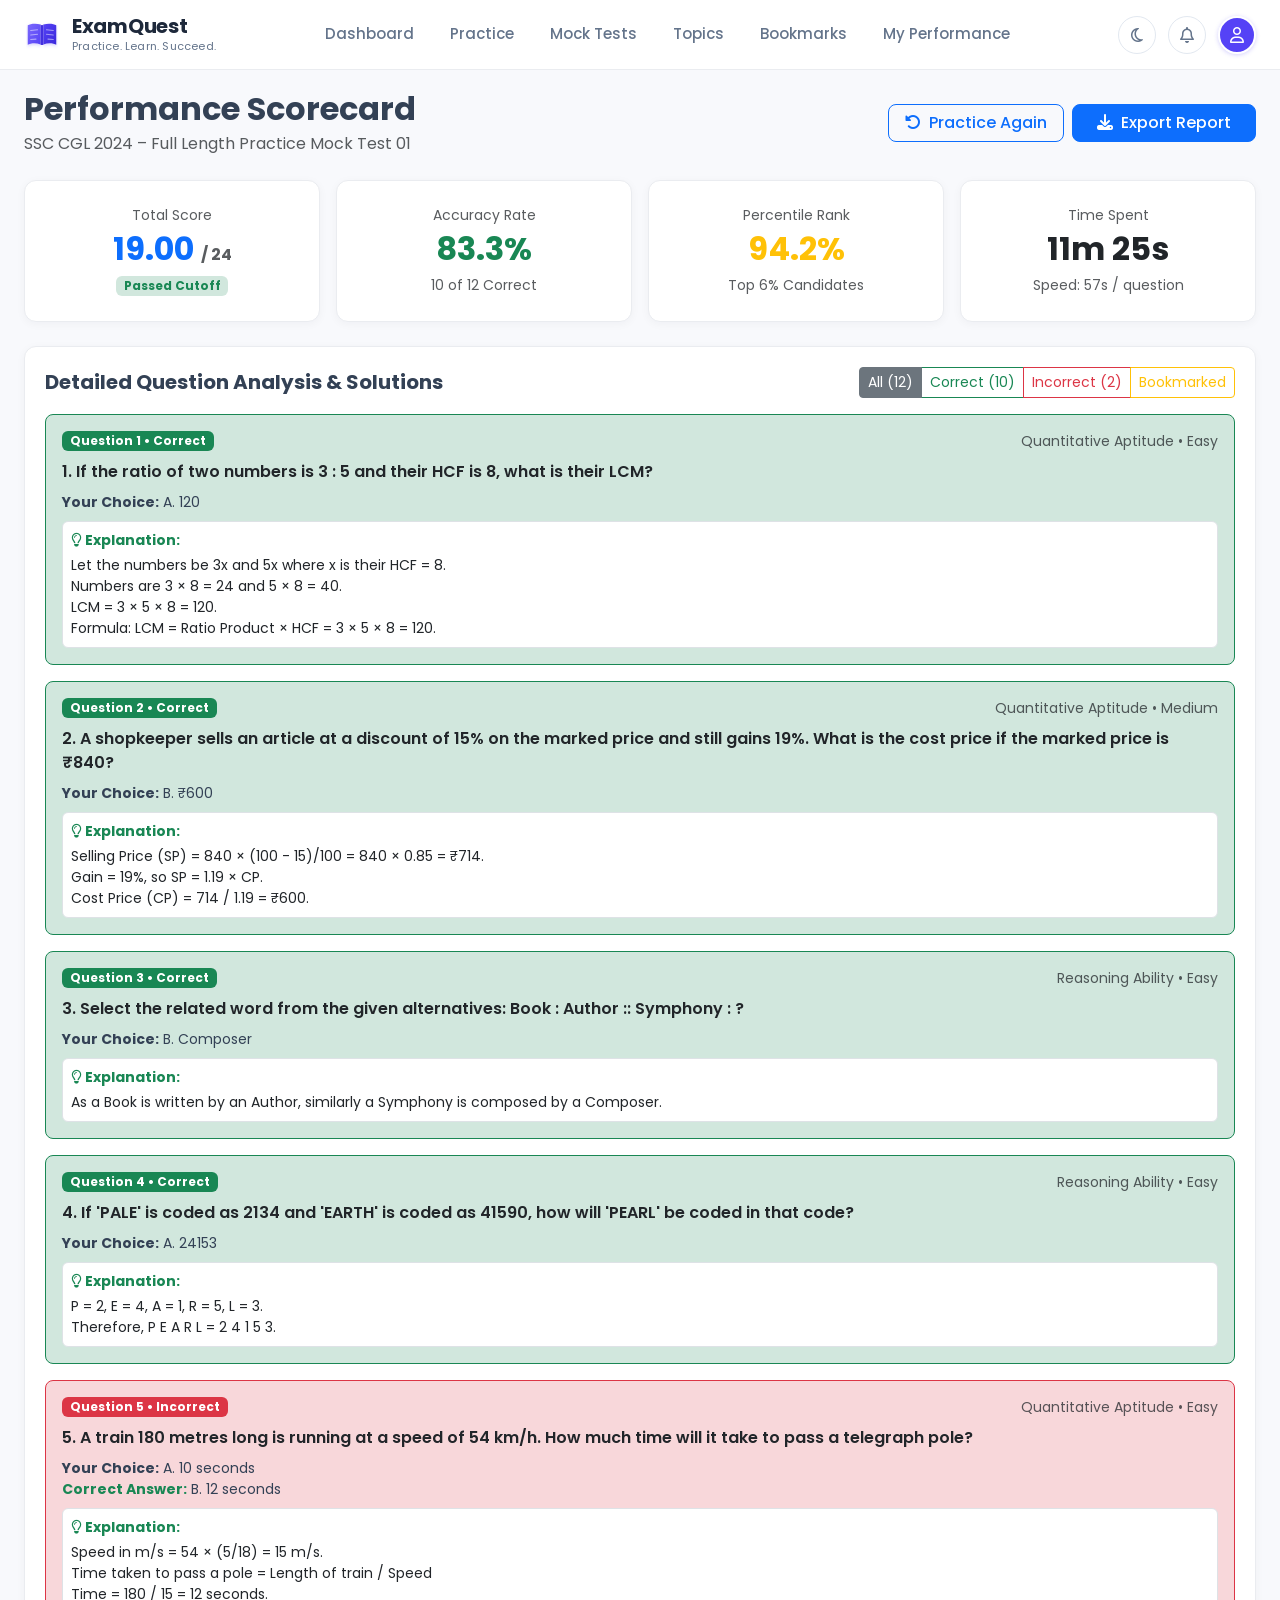
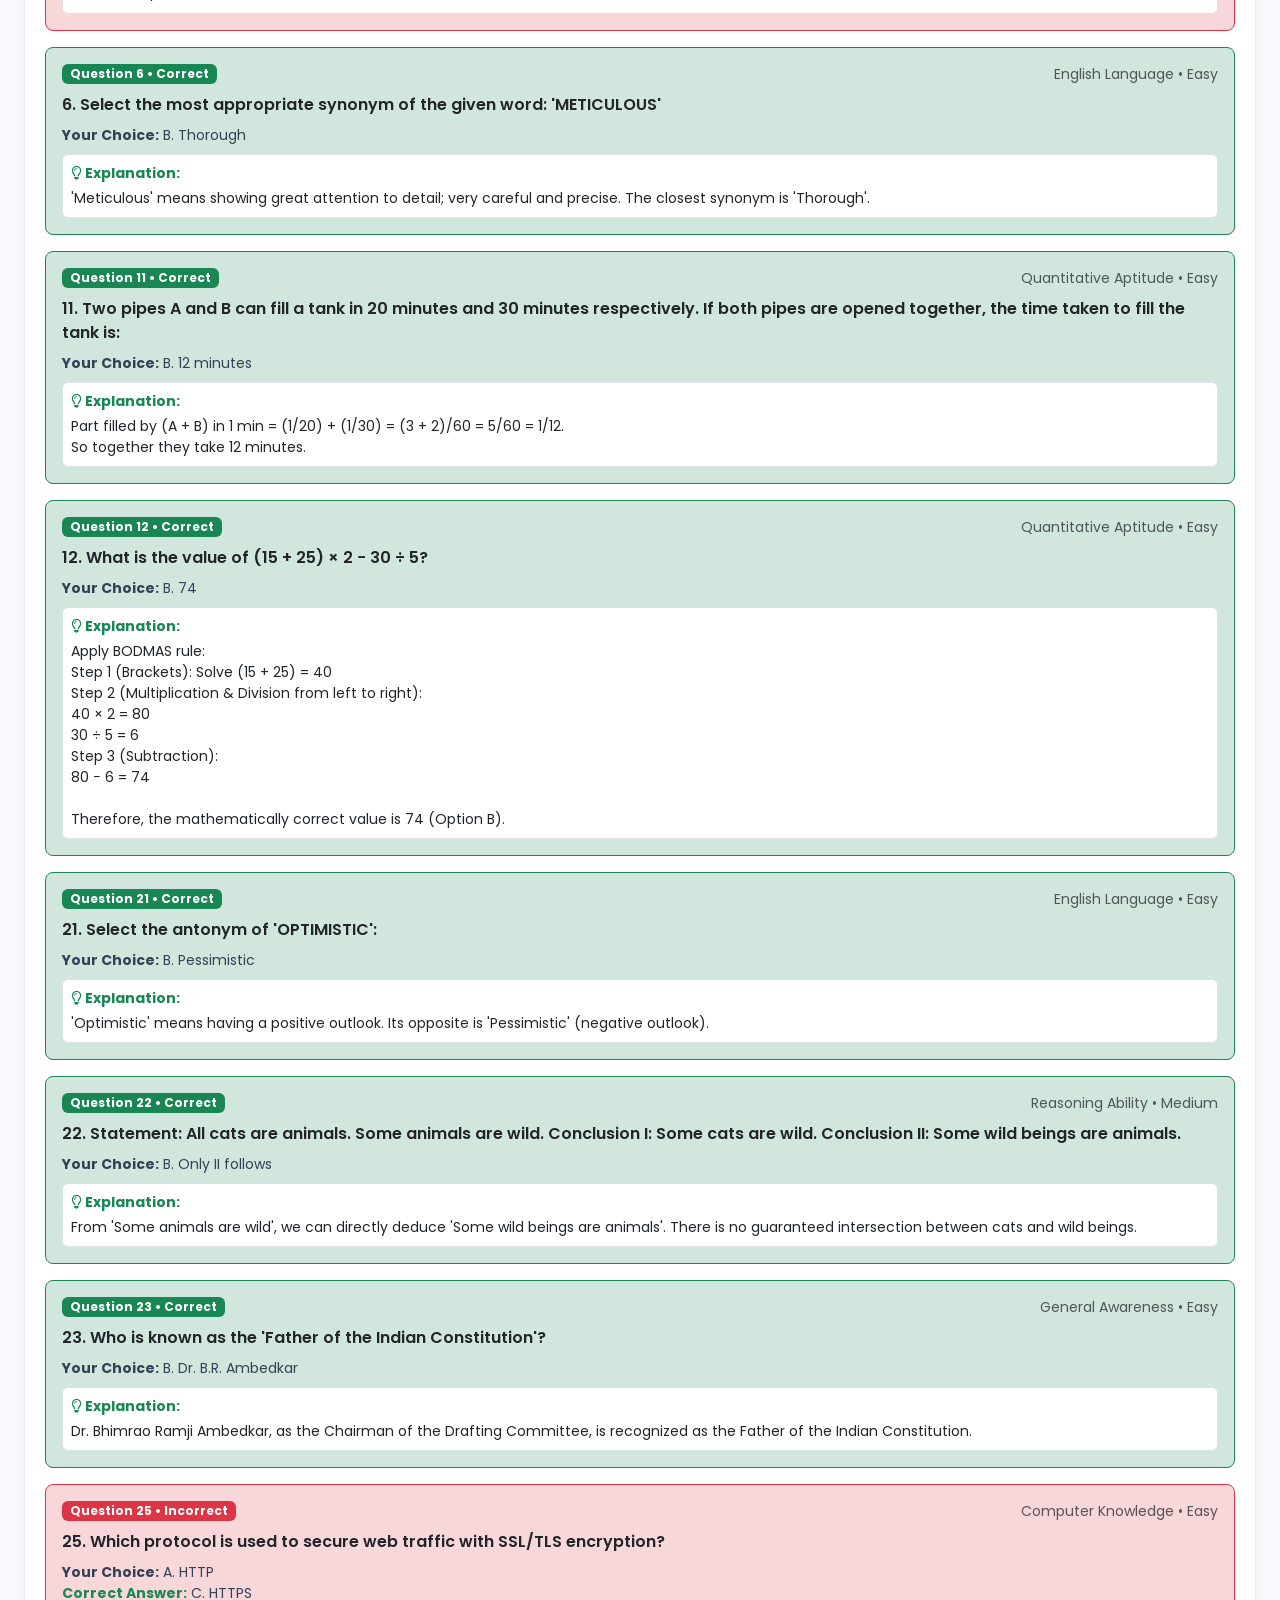
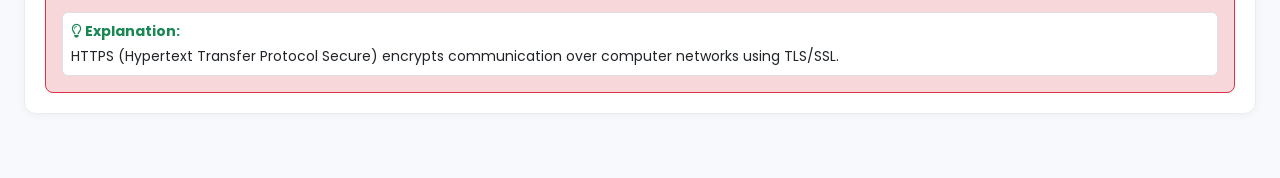
<file: result.html>
<!DOCTYPE html>
<html lang="en">
<head>
  <meta charset="UTF-8">
  <meta name="viewport" content="width=device-width, initial-scale=1.0">
  <title>Mock Test Result &amp; Analytics – ExamQuest</title>
  
  <link rel="preconnect" href="https://fonts.googleapis.com">
  <link rel="preconnect" href="https://fonts.gstatic.com" crossorigin>
  <link href="https://fonts.googleapis.com/css2?family=Poppins:wght@300;400;500;600;700;800&display=swap" rel="stylesheet">
  <link href="https://cdn.jsdelivr.net/npm/bootstrap@5.3.3/dist/css/bootstrap.min.css" rel="stylesheet">
  <link rel="stylesheet" href="https://cdnjs.cloudflare.com/ajax/libs/font-awesome/6.5.1/css/all.min.css">
  <link rel="stylesheet" href="css/style.css">
  <link rel="stylesheet" href="css/responsive.css">
  <link rel="stylesheet" href="css/animations.css">
</head>
<body>

  <!-- Top Navbar -->
  <header class="eq-navbar">
    <div class="container-fluid d-flex align-items-center justify-content-between">
      <a href="index.html" class="eq-brand">
        <div class="eq-brand-icon"><img src="assets/images/logo.svg" alt="ExamQuest Logo"></div>
        <div class="eq-brand-text">
          <span class="eq-brand-name">ExamQuest</span>
          <span class="eq-brand-tagline">Practice. Learn. Succeed.</span>
        </div>
      </a>

      <nav class="d-none d-lg-block">
        <ul class="eq-nav-links" id="eqNavLinks">
          <li class="eq-nav-item"><a href="index.html" class="eq-nav-link">Dashboard</a></li>
          <li class="eq-nav-item"><a href="practice.html" class="eq-nav-link">Practice</a></li>
          <li class="eq-nav-item"><a href="mock-test.html" class="eq-nav-link">Mock Tests</a></li>
          <li class="eq-nav-item"><a href="topics.html" class="eq-nav-link">Topics</a></li>
          <li class="eq-nav-item"><a href="bookmarks.html" class="eq-nav-link">Bookmarks</a></li>
          <li class="eq-nav-item"><a href="performance.html" class="eq-nav-link">My Performance</a></li>
        </ul>
      </nav>

      <div class="eq-nav-actions">
        <button class="eq-icon-btn" id="themeToggleBtn" aria-label="Toggle Dark Mode"><i class="fa-regular fa-moon"></i></button>
        <button class="eq-icon-btn" aria-label="Notifications"><i class="fa-regular fa-bell"></i></button>
        <div class="eq-user-avatar"><i class="fa-regular fa-user"></i></div>
      </div>
    </div>
  </header>

  <main class="eq-main-wrapper">
    <!-- Test Title Banner -->
    <div class="d-flex flex-wrap align-items-center justify-content-between gap-3 mb-4">
      <div>
        <h2 class="fw-bold mb-1">Performance Scorecard</h2>
        <p class="text-muted mb-0">SSC CGL 2024 – Full Length Practice Mock Test 01</p>
      </div>
      <div class="d-flex gap-2">
        <a href="practice.html" class="btn btn-outline-primary px-3 rounded-3 fw-medium">
          <i class="fa-solid fa-rotate-left me-1"></i> Practice Again
        </a>
        <button class="btn btn-primary px-4 rounded-3 fw-medium" onclick="window.print()">
          <i class="fa-solid fa-download me-1"></i> Export Report
        </button>
      </div>
    </div>

    <!-- Score Summary Cards -->
    <div class="row g-3 mb-4">
      <div class="col-md-3 col-sm-6">
        <div class="eq-card text-center p-4">
          <div class="text-muted small mb-1">Total Score</div>
          <div class="h2 fw-bold text-primary mb-1">19.00 <span class="fs-6 text-muted">/ 24</span></div>
          <span class="badge bg-success-subtle text-success">Passed Cutoff</span>
        </div>
      </div>
      <div class="col-md-3 col-sm-6">
        <div class="eq-card text-center p-4">
          <div class="text-muted small mb-1">Accuracy Rate</div>
          <div class="h2 fw-bold text-success mb-1">83.3%</div>
          <span class="text-muted small">10 of 12 Correct</span>
        </div>
      </div>
      <div class="col-md-3 col-sm-6">
        <div class="eq-card text-center p-4">
          <div class="text-muted small mb-1">Percentile Rank</div>
          <div class="h2 fw-bold text-warning mb-1">94.2%</div>
          <span class="text-muted small">Top 6% Candidates</span>
        </div>
      </div>
      <div class="col-md-3 col-sm-6">
        <div class="eq-card text-center p-4">
          <div class="text-muted small mb-1">Time Spent</div>
          <div class="h2 fw-bold text-dark mb-1">11m 25s</div>
          <span class="text-muted small">Speed: 57s / question</span>
        </div>
      </div>
    </div>

    <!-- Filter Buttons for Reviewing Solutions -->
    <div class="eq-card mb-4">
      <div class="d-flex flex-wrap align-items-center justify-content-between gap-3 mb-3">
        <h5 class="fw-bold mb-0">Detailed Question Analysis &amp; Solutions</h5>
        <div class="btn-group" role="group">
          <button type="button" class="btn btn-outline-secondary btn-sm active" id="filterAll">All (12)</button>
          <button type="button" class="btn btn-outline-success btn-sm" id="filterCorrect">Correct (10)</button>
          <button type="button" class="btn btn-outline-danger btn-sm" id="filterIncorrect">Incorrect (2)</button>
          <button type="button" class="btn btn-outline-warning btn-sm" id="filterBookmarked">Bookmarked</button>
        </div>
      </div>

      <!-- Solutions List Container -->
      <div id="solutionsList" class="d-flex flex-column gap-3">
        <!-- Injected dynamically via script -->
      </div>
    </div>
  </main>

  <script src="https://cdn.jsdelivr.net/npm/bootstrap@5.3.3/dist/js/bootstrap.bundle.min.js"></script>
  <script src="js/data.js"></script>
  <script src="js/app.js"></script>
  <script>
    document.addEventListener('DOMContentLoaded', () => {
      const session = ExamQuestData.loadSession();
      const bookmarks = ExamQuestData.getBookmarks();
      const listContainer = document.getElementById('solutionsList');
      const labels = ['A', 'B', 'C', 'D'];

      function renderList(filter = 'all') {
        listContainer.innerHTML = '';
        const answeredIds = Object.keys(session.userAnswers).map(n => parseInt(n, 10));

        answeredIds.forEach(qId => {
          const q = ExamQuestData.getQuestionById(qId);
          const userAns = session.userAnswers[qId];
          const isCorrect = (userAns === q.correctAnswer);
          const isBookmarked = bookmarks.includes(qId);

          if (filter === 'correct' && !isCorrect) return;
          if (filter === 'incorrect' && isCorrect) return;
          if (filter === 'bookmarked' && !isBookmarked) return;

          const card = document.createElement('div');
          card.className = `p-3 rounded-3 border ${isCorrect ? 'bg-success-subtle border-success' : 'bg-danger-subtle border-danger'}`;
          card.innerHTML = `
            <div class="d-flex justify-content-between align-items-center mb-2">
              <span class="badge ${isCorrect ? 'bg-success' : 'bg-danger'}">Question ${q.id} • ${isCorrect ? 'Correct' : 'Incorrect'}</span>
              <span class="text-muted small">${q.subject} • ${q.difficulty}</span>
            </div>
            <div class="fw-semibold mb-2 text-dark">${q.id}. ${q.question}</div>
            <div class="small mb-2">
              <strong>Your Choice:</strong> ${labels[userAns]}. ${q.options[userAns]}
              ${!isCorrect ? `<br><strong class="text-success">Correct Answer:</strong> ${labels[q.correctAnswer]}. ${q.options[q.correctAnswer]}` : ''}
            </div>
            <div class="p-2 rounded bg-white border text-dark small">
              <strong class="text-success"><i class="fa-regular fa-lightbulb"></i> Explanation:</strong>
              <div class="mt-1" style="white-space: pre-line;">${q.explanation}</div>
            </div>
          `;
          listContainer.appendChild(card);
        });
      }

      renderList('all');

      document.getElementById('filterAll').addEventListener('click', (e) => {
        document.querySelectorAll('.btn-group button').forEach(b => b.classList.remove('active'));
        e.target.classList.add('active');
        renderList('all');
      });
      document.getElementById('filterCorrect').addEventListener('click', (e) => {
        document.querySelectorAll('.btn-group button').forEach(b => b.classList.remove('active'));
        e.target.classList.add('active');
        renderList('correct');
      });
      document.getElementById('filterIncorrect').addEventListener('click', (e) => {
        document.querySelectorAll('.btn-group button').forEach(b => b.classList.remove('active'));
        e.target.classList.add('active');
        renderList('incorrect');
      });
      document.getElementById('filterBookmarked').addEventListener('click', (e) => {
        document.querySelectorAll('.btn-group button').forEach(b => b.classList.remove('active'));
        e.target.classList.add('active');
        renderList('bookmarked');
      });
    });
  </script>
</body>
</html>
</file>
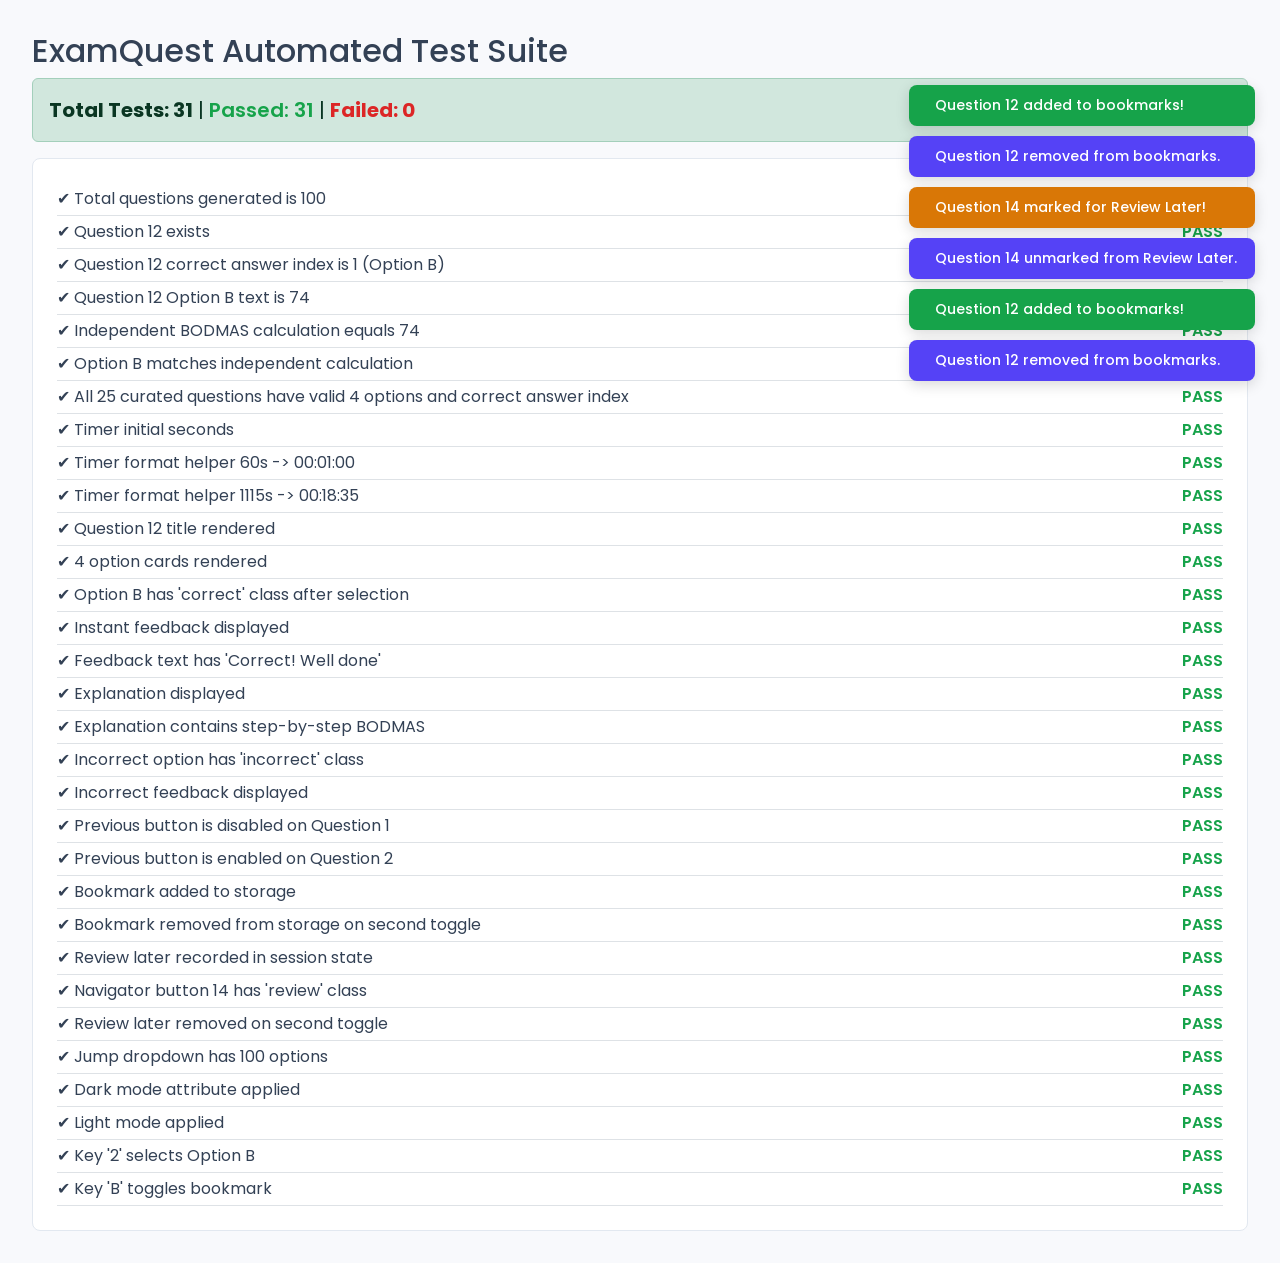
<file: test-runner.html>
<!DOCTYPE html>
<html lang="en">
<head>
  <meta charset="UTF-8">
  <title>ExamQuest Automated QA Test Suite</title>
  <link href="https://fonts.googleapis.com/css2?family=Poppins:wght@400;600;700&display=swap" rel="stylesheet">
  <link href="https://cdn.jsdelivr.net/npm/bootstrap@5.3.3/dist/css/bootstrap.min.css" rel="stylesheet">
  <link rel="stylesheet" href="css/style.css">
  <style>
    body { font-family: 'Poppins', sans-serif; padding: 2rem; background: #f8f9fc; }
    .test-pass { color: #16a34a; font-weight: 600; }
    .test-fail { color: #dc2626; font-weight: 700; }
    .test-log { background: #fff; border-radius: 8px; border: 1px solid #e2e8f0; padding: 1.5rem; margin-top: 1rem; }
  </style>
</head>
<body>
  <h2>ExamQuest Automated Test Suite</h2>
  <div id="testSummary" class="fs-5 mb-3">Running tests...</div>
  <div class="test-log" id="testLog"></div>

  <!-- Hidden Sandbox DOM elements matching practice.html -->
  <div id="sandbox" style="position: absolute; left: -9999px; top: -9999px;">
    <h2 id="examHeaderTitle"></h2>
    <span id="currentQNum"></span>
    <span id="totalQNum"></span>
    <span id="difficultyBadge"></span>
    <span id="timerText"></span>
    <div id="qProgressBar"></div>
    <div id="questionTitle"></div>
    <div id="optionsContainer"></div>
    <div id="feedbackContainer"></div>
    <div id="explanationContainer"></div>
    <button id="btnPrev"></button>
    <button id="btnNext"></button>
    <button id="btnBookmark"></button>
    <button id="btnReviewLater"></button>
    <button id="btnReport"></button>
    <div id="questionNavigatorGrid"></div>
    <select id="jumpSelect"></select>
    <span id="progressPercentText"></span>
    <span id="progressCountText"></span>
    <span id="statCorrectCount"></span>
    <span id="statIncorrectCount"></span>
    <span id="statSkippedCount"></span>
    <circle id="circleProgressBar"></circle>
    <button id="themeToggleBtn"><i></i></button>
  </div>

  <script src="js/data.js"></script>
  <script src="js/timer.js"></script>
  <script src="js/app.js"></script>
  <script src="js/practice.js"></script>

  <script>
    const logElem = document.getElementById('testLog');
    const summaryElem = document.getElementById('testSummary');
    let passCount = 0;
    let failCount = 0;

    function assert(name, condition, extra = "") {
      const p = document.createElement('div');
      p.className = 'py-1 border-bottom d-flex justify-content-between';
      if (condition) {
        passCount++;
        p.innerHTML = `<span>✔ ${name}</span> <span class="test-pass">PASS</span>`;
        console.log(`[PASS] ${name}`);
      } else {
        failCount++;
        p.innerHTML = `<span>✖ ${name} <small class="text-danger">${extra}</small></span> <span class="test-fail">FAIL</span>`;
        console.error(`[FAIL] ${name}: ${extra}`);
      }
      logElem.appendChild(p);
    }

    window.addEventListener('DOMContentLoaded', () => {
      try {
        // Test 1: Data API Integrity
        const allQ = ExamQuestData.getAllQuestions();
        assert("Total questions generated is 100", allQ.length === 100);

        // Test 2: Question 12 Mathematical Correctness
        const q12 = ExamQuestData.getQuestionById(12);
        assert("Question 12 exists", !!q12);
        assert("Question 12 correct answer index is 1 (Option B)", q12.correctAnswer === 1);
        assert("Question 12 Option B text is 74", q12.options[1] === "74");
        
        // Evaluate mathematical expression independently: (15 + 25) * 2 - 30 / 5
        const independentCalc = (15 + 25) * 2 - (30 / 5);
        assert("Independent BODMAS calculation equals 74", independentCalc === 74);
        assert("Option B matches independent calculation", parseInt(q12.options[q12.correctAnswer], 10) === independentCalc);

        // Test 3: Curated Questions Math & Logic Check
        let allCuratedMathValid = true;
        curatedQuestions.forEach(q => {
          if (!q.options || q.options.length !== 4) allCuratedMathValid = false;
          if (q.correctAnswer < 0 || q.correctAnswer > 3) allCuratedMathValid = false;
        });
        assert("All 25 curated questions have valid 4 options and correct answer index", allCuratedMathValid);

        // Test 4: Timer Engine
        const testTimer = new ExamTimer(60);
        assert("Timer initial seconds", testTimer.getSeconds() === 60);
        assert("Timer format helper 60s -> 00:01:00", testTimer.getFormattedTime() === "00:01:00");
        testTimer.setSeconds(18 * 60 + 35);
        assert("Timer format helper 1115s -> 00:18:35", testTimer.getFormattedTime() === "00:18:35");

        // Test 5: Question Rendering in Practice Sandbox
        loadQuestion(12);
        const qTitle = document.getElementById('questionTitle').textContent;
        assert("Question 12 title rendered", qTitle.includes("What is the value of (15 + 25) × 2 − 30 ÷ 5?"));
        
        const optionCards = document.querySelectorAll('#optionsContainer .eq-option-card');
        assert("4 option cards rendered", optionCards.length === 4);

        // Test 6: Selecting Correct Option (Option B: index 1)
        selectOption(q12, 1);
        const optBCard = document.querySelectorAll('#optionsContainer .eq-option-card')[1];
        assert("Option B has 'correct' class after selection", optBCard.classList.contains('correct'));

        const feedbackCard = document.querySelector('#feedbackContainer .eq-feedback-card');
        assert("Instant feedback displayed", !!feedbackCard && feedbackCard.classList.contains('correct'));
        assert("Feedback text has 'Correct! Well done'", feedbackCard.textContent.includes("Correct! Well done"));

        const explanationCard = document.querySelector('#explanationContainer .eq-explanation-card');
        assert("Explanation displayed", !!explanationCard);
        assert("Explanation contains step-by-step BODMAS", explanationCard.textContent.includes("BODMAS"));

        // Test 7: Selecting Incorrect Option on Another Question (e.g. Question 1)
        const q1 = ExamQuestData.getQuestionById(1);
        loadQuestion(1);
        selectOption(q1, 3); // incorrect (correct is 0)
        const optIncorrect = document.querySelectorAll('#optionsContainer .eq-option-card')[3];
        assert("Incorrect option has 'incorrect' class", optIncorrect.classList.contains('incorrect'));
        const fbIncorrect = document.querySelector('#feedbackContainer .eq-feedback-card');
        assert("Incorrect feedback displayed", !!fbIncorrect && fbIncorrect.classList.contains('incorrect'));

        // Test 8: Navigation Controls (Prev / Next)
        loadQuestion(1);
        const btnPrev = document.getElementById('btnPrev');
        assert("Previous button is disabled on Question 1", btnPrev.disabled === true);

        loadQuestion(2);
        assert("Previous button is enabled on Question 2", btnPrev.disabled === false);

        // Test 9: Bookmark Toggle and Persistence
        toggleBookmark(12);
        let bMarks = ExamQuestData.getBookmarks();
        assert("Bookmark added to storage", bMarks.includes(12));
        toggleBookmark(12);
        bMarks = ExamQuestData.getBookmarks();
        assert("Bookmark removed from storage on second toggle", !bMarks.includes(12));

        // Test 10: Review Later Toggle and Navigator State
        toggleReviewLater(14);
        assert("Review later recorded in session state", sessionState.reviewLater.includes(14));
        const navBtn14 = document.getElementById('navBtn_14');
        assert("Navigator button 14 has 'review' class", navBtn14 && navBtn14.classList.contains('review'));
        toggleReviewLater(14);
        assert("Review later removed on second toggle", !sessionState.reviewLater.includes(14));

        // Test 11: Jump to Question Dropdown
        const jumpSelect = document.getElementById('jumpSelect');
        assert("Jump dropdown has 100 options", jumpSelect.options.length === 101); // 1 placeholder + 100

        // Test 12: Dark Mode Toggle
        applyTheme('dark');
        assert("Dark mode attribute applied", document.documentElement.getAttribute('data-theme') === 'dark');
        applyTheme('light');
        assert("Light mode applied", document.documentElement.getAttribute('data-theme') === null);

        // Test 13: Keyboard Shortcuts simulation
        loadQuestion(12);
        window.dispatchEvent(new KeyboardEvent('keydown', { key: '2' }));
        const optBKey = document.querySelectorAll('#optionsContainer .eq-option-card')[1];
        assert("Key '2' selects Option B", optBKey.classList.contains('correct'));

        window.dispatchEvent(new KeyboardEvent('keydown', { key: 'b' }));
        assert("Key 'B' toggles bookmark", ExamQuestData.getBookmarks().includes(12));
        window.dispatchEvent(new KeyboardEvent('keydown', { key: 'b' })); // undo

        // Final Summary
        summaryElem.innerHTML = `<strong>Total Tests: ${passCount + failCount}</strong> | <span class="test-pass">Passed: ${passCount}</span> | <span class="test-fail">Failed: ${failCount}</span>`;
        if (failCount === 0) {
          summaryElem.className = 'alert alert-success fs-5';
        } else {
          summaryElem.className = 'alert alert-danger fs-5';
        }

      } catch (err) {
        console.error("Test execution exception:", err);
        assert("Test runner executed without exception", false, err.message);
      }
    });
  </script>
</body>
</html>
</file>
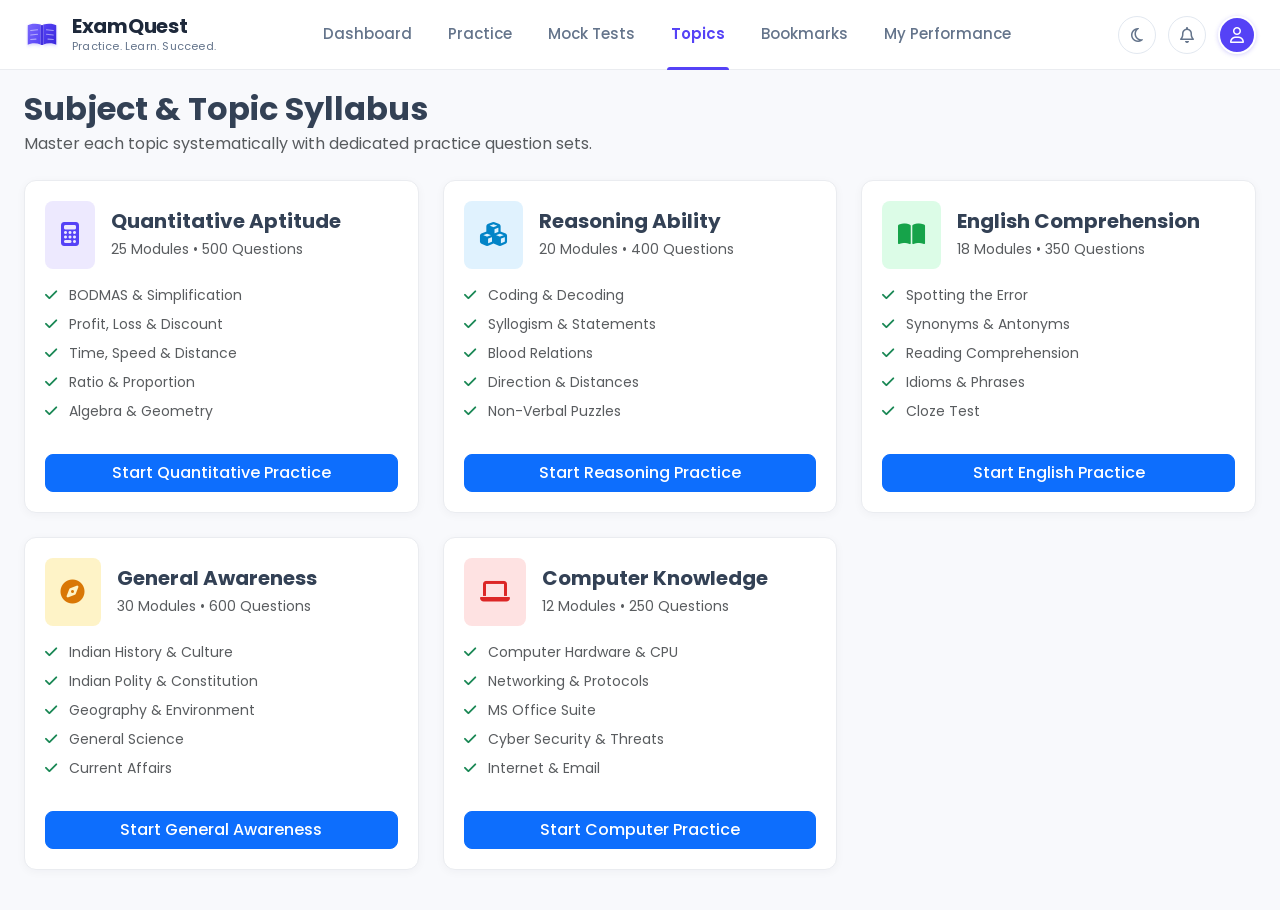
<file: topics.html>
<!DOCTYPE html>
<html lang="en">
<head>
  <meta charset="UTF-8">
  <meta name="viewport" content="width=device-width, initial-scale=1.0">
  <title>Topics &amp; Syllabus – ExamQuest</title>
  
  <link rel="preconnect" href="https://fonts.googleapis.com">
  <link rel="preconnect" href="https://fonts.gstatic.com" crossorigin>
  <link href="https://fonts.googleapis.com/css2?family=Poppins:wght@300;400;500;600;700;800&display=swap" rel="stylesheet">
  <link href="https://cdn.jsdelivr.net/npm/bootstrap@5.3.3/dist/css/bootstrap.min.css" rel="stylesheet">
  <link rel="stylesheet" href="https://cdnjs.cloudflare.com/ajax/libs/font-awesome/6.5.1/css/all.min.css">
  <link rel="stylesheet" href="css/style.css">
  <link rel="stylesheet" href="css/responsive.css">
  <link rel="stylesheet" href="css/animations.css">
</head>
<body>

  <!-- Top Navbar -->
  <header class="eq-navbar">
    <div class="container-fluid d-flex align-items-center justify-content-between">
      <a href="index.html" class="eq-brand">
        <div class="eq-brand-icon"><img src="assets/images/logo.svg" alt="ExamQuest Logo"></div>
        <div class="eq-brand-text">
          <span class="eq-brand-name">ExamQuest</span>
          <span class="eq-brand-tagline">Practice. Learn. Succeed.</span>
        </div>
      </a>

      <nav class="d-none d-lg-block">
        <ul class="eq-nav-links" id="eqNavLinks">
          <li class="eq-nav-item"><a href="index.html" class="eq-nav-link">Dashboard</a></li>
          <li class="eq-nav-item"><a href="practice.html" class="eq-nav-link">Practice</a></li>
          <li class="eq-nav-item"><a href="mock-test.html" class="eq-nav-link">Mock Tests</a></li>
          <li class="eq-nav-item active"><a href="topics.html" class="eq-nav-link">Topics</a></li>
          <li class="eq-nav-item"><a href="bookmarks.html" class="eq-nav-link">Bookmarks</a></li>
          <li class="eq-nav-item"><a href="performance.html" class="eq-nav-link">My Performance</a></li>
        </ul>
      </nav>

      <div class="eq-nav-actions">
        <button class="eq-icon-btn" id="themeToggleBtn" aria-label="Toggle Dark Mode"><i class="fa-regular fa-moon"></i></button>
        <button class="eq-icon-btn" aria-label="Notifications"><i class="fa-regular fa-bell"></i></button>
        <div class="eq-user-avatar"><i class="fa-regular fa-user"></i></div>
      </div>
    </div>
  </header>

  <main class="eq-main-wrapper">
    <div class="mb-4">
      <h2 class="fw-bold mb-1">Subject &amp; Topic Syllabus</h2>
      <p class="text-muted mb-0">Master each topic systematically with dedicated practice question sets.</p>
    </div>

    <div class="row g-4">
      <!-- Quantitative Aptitude -->
      <div class="col-md-6 col-lg-4">
        <div class="eq-card h-100 d-flex flex-column">
          <div class="d-flex align-items-center gap-3 mb-3">
            <div class="p-3 rounded-3" style="background: #ede9fe; color: #5542f6; font-size: 1.5rem;">
              <i class="fa-solid fa-calculator"></i>
            </div>
            <div>
              <h5 class="fw-bold mb-1">Quantitative Aptitude</h5>
              <span class="text-muted small">25 Modules • 500 Questions</span>
            </div>
          </div>
          <ul class="list-unstyled text-muted small mb-4 flex-grow-1">
            <li class="mb-2"><i class="fa-solid fa-check text-success me-2"></i> BODMAS &amp; Simplification</li>
            <li class="mb-2"><i class="fa-solid fa-check text-success me-2"></i> Profit, Loss &amp; Discount</li>
            <li class="mb-2"><i class="fa-solid fa-check text-success me-2"></i> Time, Speed &amp; Distance</li>
            <li class="mb-2"><i class="fa-solid fa-check text-success me-2"></i> Ratio &amp; Proportion</li>
            <li class="mb-2"><i class="fa-solid fa-check text-success me-2"></i> Algebra &amp; Geometry</li>
          </ul>
          <a href="practice.html" class="btn btn-primary w-100 rounded-3 fw-medium">
            Start Quantitative Practice
          </a>
        </div>
      </div>

      <!-- Reasoning Ability -->
      <div class="col-md-6 col-lg-4">
        <div class="eq-card h-100 d-flex flex-column">
          <div class="d-flex align-items-center gap-3 mb-3">
            <div class="p-3 rounded-3" style="background: #e0f2fe; color: #0284c7; font-size: 1.5rem;">
              <i class="fa-solid fa-cubes"></i>
            </div>
            <div>
              <h5 class="fw-bold mb-1">Reasoning Ability</h5>
              <span class="text-muted small">20 Modules • 400 Questions</span>
            </div>
          </div>
          <ul class="list-unstyled text-muted small mb-4 flex-grow-1">
            <li class="mb-2"><i class="fa-solid fa-check text-success me-2"></i> Coding &amp; Decoding</li>
            <li class="mb-2"><i class="fa-solid fa-check text-success me-2"></i> Syllogism &amp; Statements</li>
            <li class="mb-2"><i class="fa-solid fa-check text-success me-2"></i> Blood Relations</li>
            <li class="mb-2"><i class="fa-solid fa-check text-success me-2"></i> Direction &amp; Distances</li>
            <li class="mb-2"><i class="fa-solid fa-check text-success me-2"></i> Non-Verbal Puzzles</li>
          </ul>
          <a href="practice.html" class="btn btn-primary w-100 rounded-3 fw-medium">
            Start Reasoning Practice
          </a>
        </div>
      </div>

      <!-- English Language -->
      <div class="col-md-6 col-lg-4">
        <div class="eq-card h-100 d-flex flex-column">
          <div class="d-flex align-items-center gap-3 mb-3">
            <div class="p-3 rounded-3" style="background: #dcfce7; color: #16a34a; font-size: 1.5rem;">
              <i class="fa-solid fa-book-open"></i>
            </div>
            <div>
              <h5 class="fw-bold mb-1">English Comprehension</h5>
              <span class="text-muted small">18 Modules • 350 Questions</span>
            </div>
          </div>
          <ul class="list-unstyled text-muted small mb-4 flex-grow-1">
            <li class="mb-2"><i class="fa-solid fa-check text-success me-2"></i> Spotting the Error</li>
            <li class="mb-2"><i class="fa-solid fa-check text-success me-2"></i> Synonyms &amp; Antonyms</li>
            <li class="mb-2"><i class="fa-solid fa-check text-success me-2"></i> Reading Comprehension</li>
            <li class="mb-2"><i class="fa-solid fa-check text-success me-2"></i> Idioms &amp; Phrases</li>
            <li class="mb-2"><i class="fa-solid fa-check text-success me-2"></i> Cloze Test</li>
          </ul>
          <a href="practice.html" class="btn btn-primary w-100 rounded-3 fw-medium">
            Start English Practice
          </a>
        </div>
      </div>

      <!-- General Awareness -->
      <div class="col-md-6 col-lg-4">
        <div class="eq-card h-100 d-flex flex-column">
          <div class="d-flex align-items-center gap-3 mb-3">
            <div class="p-3 rounded-3" style="background: #fef3c7; color: #d97706; font-size: 1.5rem;">
              <i class="fa-solid fa-compass"></i>
            </div>
            <div>
              <h5 class="fw-bold mb-1">General Awareness</h5>
              <span class="text-muted small">30 Modules • 600 Questions</span>
            </div>
          </div>
          <ul class="list-unstyled text-muted small mb-4 flex-grow-1">
            <li class="mb-2"><i class="fa-solid fa-check text-success me-2"></i> Indian History &amp; Culture</li>
            <li class="mb-2"><i class="fa-solid fa-check text-success me-2"></i> Indian Polity &amp; Constitution</li>
            <li class="mb-2"><i class="fa-solid fa-check text-success me-2"></i> Geography &amp; Environment</li>
            <li class="mb-2"><i class="fa-solid fa-check text-success me-2"></i> General Science</li>
            <li class="mb-2"><i class="fa-solid fa-check text-success me-2"></i> Current Affairs</li>
          </ul>
          <a href="practice.html" class="btn btn-primary w-100 rounded-3 fw-medium">
            Start General Awareness
          </a>
        </div>
      </div>

      <!-- Computer Knowledge -->
      <div class="col-md-6 col-lg-4">
        <div class="eq-card h-100 d-flex flex-column">
          <div class="d-flex align-items-center gap-3 mb-3">
            <div class="p-3 rounded-3" style="background: #fee2e2; color: #dc2626; font-size: 1.5rem;">
              <i class="fa-solid fa-laptop"></i>
            </div>
            <div>
              <h5 class="fw-bold mb-1">Computer Knowledge</h5>
              <span class="text-muted small">12 Modules • 250 Questions</span>
            </div>
          </div>
          <ul class="list-unstyled text-muted small mb-4 flex-grow-1">
            <li class="mb-2"><i class="fa-solid fa-check text-success me-2"></i> Computer Hardware &amp; CPU</li>
            <li class="mb-2"><i class="fa-solid fa-check text-success me-2"></i> Networking &amp; Protocols</li>
            <li class="mb-2"><i class="fa-solid fa-check text-success me-2"></i> MS Office Suite</li>
            <li class="mb-2"><i class="fa-solid fa-check text-success me-2"></i> Cyber Security &amp; Threats</li>
            <li class="mb-2"><i class="fa-solid fa-check text-success me-2"></i> Internet &amp; Email</li>
          </ul>
          <a href="practice.html" class="btn btn-primary w-100 rounded-3 fw-medium">
            Start Computer Practice
          </a>
        </div>
      </div>
    </div>
  </main>

  <script src="https://cdn.jsdelivr.net/npm/bootstrap@5.3.3/dist/js/bootstrap.bundle.min.js"></script>
  <script src="js/data.js"></script>
  <script src="js/app.js"></script>
</body>
</html>
</file>
<file: css/style.css>
/* ==========================================================================
   ExamQuest Core Stylesheet
   Modern, Pixel-Perfect Examination & Practice Interface
   ========================================================================== */

:root {
  /* Brand Colors */
  --primary: #5542f6;
  --primary-hover: #4532e8;
  --primary-active: #3b28db;
  --primary-light: #f3f1ff;
  --primary-subtle: #ede9fe;
  --primary-border: #d4ceff;

  /* Accent & Status Colors */
  --success: #16a34a;
  --success-light: #f0fdf4;
  --success-border: #bbf7d0;
  --success-text: #15803d;

  --danger: #ef4444;
  --danger-light: #fef2f2;
  --danger-border: #fecaca;
  --danger-text: #b91c1c;

  --warning: #f59e0b;
  --warning-light: #fef3c7;
  --warning-border: #fde68a;
  --warning-text: #b45309;

  --info: #0284c7;
  --info-light: #e0f2fe;

  /* Neutral Surface & Text */
  --bg-page: #f8f9fc;
  --card-bg: #ffffff;
  --card-border: #eaecf0;
  --card-shadow: 0 2px 10px rgba(16, 24, 40, 0.04);
  --card-hover-shadow: 0 6px 18px rgba(16, 24, 40, 0.07);

  --text-main: #1e293b;
  --text-body: #334155;
  --text-muted: #64748b;
  --text-light: #94a3b8;

  --border-light: #e2e8f0;
  --border-subtle: #f1f5f9;

  --nav-height: 70px;
  --border-radius-sm: 8px;
  --border-radius-md: 12px;
  --border-radius-lg: 16px;

  --transition-fast: all 0.2s cubic-bezier(0.16, 1, 0.3, 1);
  --transition-normal: all 0.3s cubic-bezier(0.16, 1, 0.3, 1);
}

/* Dark Mode Theme Variables */
[data-theme="dark"] {
  --bg-page: #0b0f19;
  --card-bg: #151d2e;
  --card-border: #26334d;
  --card-shadow: 0 4px 20px rgba(0, 0, 0, 0.4);
  --card-hover-shadow: 0 8px 24px rgba(0, 0, 0, 0.5);

  --text-main: #f8fafc;
  --text-body: #cbd5e1;
  --text-muted: #94a3b8;
  --text-light: #64748b;

  --border-light: #283750;
  --border-subtle: #1e293b;

  --primary-light: #1e1b4b;
  --primary-subtle: #2d266e;
  --primary-border: #4338ca;

  --success-light: #064023;
  --success-border: #046c38;
  --success-text: #86efac;

  --danger-light: #450a0a;
  --danger-border: #7f1d1d;
  --danger-text: #fca5a5;

  --warning-light: #451a03;
  --warning-border: #78350f;
  --warning-text: #fcd34d;
}

/* Base resets & typography */
* {
  box-sizing: border-box;
  margin: 0;
  padding: 0;
}

body {
  font-family: 'Poppins', -apple-system, BlinkMacSystemFont, 'Segoe UI', Roboto, Helvetica, Arial, sans-serif;
  background-color: var(--bg-page);
  color: var(--text-body);
  line-height: 1.5;
  min-height: 100vh;
  transition: background-color 0.3s ease, color 0.3s ease;
  -webkit-font-smoothing: antialiased;
}

/* Links & Buttons */
a {
  color: var(--primary);
  text-decoration: none;
  transition: var(--transition-fast);
}

a:hover {
  color: var(--primary-hover);
}

button {
  font-family: inherit;
}

/* ==========================================================================
   TOP NAVBAR
   ========================================================================== */
.eq-navbar {
  height: var(--nav-height);
  background: var(--card-bg);
  border-bottom: 1px solid var(--card-border);
  position: sticky;
  top: 0;
  z-index: 1000;
  transition: background-color 0.3s ease, border-color 0.3s ease;
}

.eq-navbar .container-fluid {
  max-width: 1480px;
  padding: 0 1.5rem;
  height: 100%;
}

.eq-brand {
  display: flex;
  align-items: center;
  gap: 12px;
  text-decoration: none;
}

.eq-brand-icon {
  width: 36px;
  height: 36px;
  display: flex;
  align-items: center;
  justify-content: center;
  flex-shrink: 0;
}

.eq-brand-icon img,
.eq-brand-icon svg {
  width: 100%;
  height: 100%;
}

.eq-brand-text {
  display: flex;
  flex-direction: column;
}

.eq-brand-name {
  font-size: 1.25rem;
  font-weight: 700;
  color: var(--text-main);
  line-height: 1.2;
  letter-spacing: -0.3px;
}

.eq-brand-tagline {
  font-size: 0.6875rem;
  color: var(--text-muted);
  font-weight: 400;
  letter-spacing: 0.2px;
}

/* Nav Menu Links */
.eq-nav-links {
  display: flex;
  align-items: center;
  gap: 1.75rem;
  list-style: none;
  margin: 0;
  padding: 0;
}

.eq-nav-item {
  position: relative;
  height: var(--nav-height);
  display: flex;
  align-items: center;
}

.eq-nav-link {
  font-size: 0.9375rem;
  font-weight: 500;
  color: var(--text-muted);
  padding: 0.5rem 0.25rem;
  position: relative;
  display: flex;
  align-items: center;
  gap: 6px;
}

.eq-nav-link:hover {
  color: var(--primary);
}

.eq-nav-item.active .eq-nav-link {
  color: var(--primary);
  font-weight: 600;
}

/* Active indicator matching screenshot */
.eq-nav-item.active::after {
  content: '';
  position: absolute;
  bottom: 0;
  left: 0;
  right: 0;
  height: 3px;
  background-color: var(--primary);
  border-radius: 3px 3px 0 0;
}

/* Navbar Right Actions */
.eq-nav-actions {
  display: flex;
  align-items: center;
  gap: 12px;
}

.eq-icon-btn {
  width: 38px;
  height: 38px;
  border-radius: 50%;
  border: 1px solid var(--border-light);
  background: var(--card-bg);
  color: var(--text-muted);
  display: flex;
  align-items: center;
  justify-content: center;
  cursor: pointer;
  position: relative;
  transition: var(--transition-fast);
}

.eq-icon-btn:hover {
  background: var(--primary-light);
  color: var(--primary);
  border-color: var(--primary-border);
}

.eq-badge-count {
  position: absolute;
  top: -4px;
  right: -4px;
  background: #ef4444;
  color: #ffffff;
  font-size: 0.65rem;
  font-weight: 700;
  min-width: 17px;
  height: 17px;
  border-radius: 9px;
  display: flex;
  align-items: center;
  justify-content: center;
  border: 2px solid var(--card-bg);
  padding: 0 3px;
}

/* Profile Avatar */
.eq-user-avatar {
  width: 38px;
  height: 38px;
  border-radius: 50%;
  background: var(--primary);
  color: #ffffff;
  display: flex;
  align-items: center;
  justify-content: center;
  font-size: 1rem;
  font-weight: 600;
  cursor: pointer;
  border: 2px solid var(--card-bg);
  box-shadow: 0 1px 4px rgba(85, 66, 246, 0.25);
  transition: var(--transition-fast);
}

.eq-user-avatar:hover {
  transform: scale(1.05);
}

/* Mobile Toggle Hamburger */
.eq-mobile-toggle {
  display: none;
  background: none;
  border: none;
  color: var(--text-main);
  font-size: 1.25rem;
  cursor: pointer;
  padding: 6px;
}

/* ==========================================================================
   APP CONTAINER & 3-COLUMN LAYOUT
   ========================================================================== */
.eq-main-wrapper {
  max-width: 1480px;
  margin: 0 auto;
  padding: 1.25rem 1.5rem 2.5rem;
}

.eq-grid-layout {
  display: grid;
  grid-template-columns: 230px 1fr 315px;
  gap: 1.25rem;
  align-items: start;
}

/* Generic Card Styles */
.eq-card {
  background: var(--card-bg);
  border: 1px solid var(--card-border);
  border-radius: var(--border-radius-md);
  box-shadow: var(--card-shadow);
  padding: 1.25rem;
  transition: var(--transition-normal);
}

/* ==========================================================================
   LEFT SIDEBAR
   ========================================================================== */
.eq-sidebar-left {
  display: flex;
  flex-direction: column;
  gap: 1.25rem;
  position: sticky;
  top: calc(var(--nav-height) + 1.25rem);
}

/* "All Exams" top active button */
.eq-all-exams-btn {
  background: var(--primary);
  color: #ffffff !important;
  border: none;
  border-radius: var(--border-radius-sm);
  padding: 0.75rem 1rem;
  font-size: 0.9375rem;
  font-weight: 600;
  display: flex;
  align-items: center;
  gap: 10px;
  width: 100%;
  cursor: pointer;
  box-shadow: 0 4px 12px rgba(85, 66, 246, 0.25);
  transition: var(--transition-fast);
}

.eq-all-exams-btn:hover {
  background: var(--primary-hover);
  transform: translateY(-1px);
}

.eq-sidebar-section {
  display: flex;
  flex-direction: column;
  gap: 4px;
}

.eq-section-title {
  font-size: 0.6875rem;
  font-weight: 700;
  text-transform: uppercase;
  letter-spacing: 0.75px;
  color: var(--text-light);
  padding: 0.25rem 0.5rem;
  margin-bottom: 2px;
}

.eq-side-link {
  display: flex;
  align-items: center;
  gap: 11px;
  padding: 0.5rem 0.75rem;
  border-radius: var(--border-radius-sm);
  color: var(--text-muted);
  font-size: 0.875rem;
  font-weight: 500;
  transition: var(--transition-fast);
}

.eq-side-link i {
  font-size: 0.95rem;
  width: 18px;
  text-align: center;
  color: var(--text-light);
  transition: var(--transition-fast);
}

.eq-side-link:hover {
  background: var(--primary-light);
  color: var(--primary);
}

.eq-side-link:hover i {
  color: var(--primary);
}

.eq-side-link.active {
  background: var(--primary);
  color: #ffffff;
  font-weight: 600;
}

.eq-side-link.active i {
  color: #ffffff;
}

/* Daily Challenge Card at bottom of sidebar */
.eq-daily-card {
  background: var(--card-bg);
  border: 1px solid var(--card-border);
  border-radius: var(--border-radius-md);
  padding: 1.25rem 1rem;
  text-align: center;
  display: flex;
  flex-direction: column;
  align-items: center;
  box-shadow: var(--card-shadow);
}

.eq-trophy-icon {
  font-size: 2.25rem;
  color: #f59e0b;
  margin-bottom: 0.5rem;
  filter: drop-shadow(0 2px 6px rgba(245, 158, 11, 0.3));
}

.eq-daily-card h4 {
  font-size: 0.9375rem;
  font-weight: 700;
  color: var(--text-main);
  margin-bottom: 3px;
}

.eq-daily-card p {
  font-size: 0.75rem;
  color: var(--text-muted);
  margin-bottom: 0.875rem;
}

.eq-daily-card .btn-attempt {
  background: var(--primary);
  color: #ffffff;
  border: none;
  border-radius: var(--border-radius-sm);
  padding: 0.45rem 1.25rem;
  font-size: 0.8125rem;
  font-weight: 600;
  width: 100%;
  cursor: pointer;
  transition: var(--transition-fast);
}

.eq-daily-card .btn-attempt:hover {
  background: var(--primary-hover);
  box-shadow: 0 4px 10px rgba(85, 66, 246, 0.3);
}

/* ==========================================================================
   CENTER QUESTION AREA
   ========================================================================== */
.eq-question-area {
  display: flex;
  flex-direction: column;
  gap: 1.25rem;
}

.eq-main-card {
  background: var(--card-bg);
  border: 1px solid var(--card-border);
  border-radius: var(--border-radius-md);
  box-shadow: var(--card-shadow);
  padding: 1.75rem;
}

/* Question Panel Header */
.eq-qheader-top {
  display: flex;
  align-items: center;
  justify-content: space-between;
  margin-bottom: 1rem;
}

.eq-exam-title {
  font-size: 1.0625rem;
  font-weight: 600;
  color: var(--primary);
  display: flex;
  align-items: center;
  gap: 8px;
}

.eq-qheader-actions {
  display: flex;
  align-items: center;
  gap: 8px;
}

.btn-bookmark {
  display: inline-flex;
  align-items: center;
  gap: 6px;
  background: var(--card-bg);
  border: 1px solid var(--border-light);
  color: var(--text-muted);
  font-size: 0.8125rem;
  font-weight: 500;
  padding: 0.4rem 0.875rem;
  border-radius: var(--border-radius-sm);
  cursor: pointer;
  transition: var(--transition-fast);
}

.btn-bookmark:hover {
  border-color: var(--primary);
  color: var(--primary);
}

.btn-bookmark.bookmarked {
  background: var(--warning-light);
  border-color: var(--warning-border);
  color: var(--warning-text);
}

.btn-bookmark.bookmarked i {
  color: var(--warning);
}

.btn-more-options {
  width: 34px;
  height: 34px;
  border-radius: var(--border-radius-sm);
  border: 1px solid var(--border-light);
  background: var(--card-bg);
  color: var(--text-muted);
  display: inline-flex;
  align-items: center;
  justify-content: center;
  cursor: pointer;
  transition: var(--transition-fast);
}

.btn-more-options:hover {
  color: var(--text-main);
  background: var(--border-subtle);
}

/* Question Meta Info Row */
.eq-qmeta-bar {
  display: flex;
  align-items: center;
  justify-content: space-between;
  flex-wrap: wrap;
  gap: 12px;
  margin-bottom: 0.75rem;
}

.eq-qcount {
  font-size: 0.9375rem;
  font-weight: 500;
  color: var(--text-muted);
}

.eq-qcount strong {
  color: var(--primary);
  font-weight: 700;
  font-size: 1.0625rem;
}

.eq-qmeta-right {
  display: flex;
  align-items: center;
  gap: 16px;
}

.eq-difficulty-badge {
  background: var(--primary-subtle);
  color: #6d28d9;
  font-size: 0.75rem;
  font-weight: 600;
  padding: 0.2rem 0.75rem;
  border-radius: 20px;
}

[data-theme="dark"] .eq-difficulty-badge {
  background: #3730a3;
  color: #c7d2fe;
}

.eq-timer-display {
  display: flex;
  align-items: center;
  gap: 6px;
  font-size: 0.875rem;
  font-weight: 500;
  color: var(--text-body);
}

.eq-timer-display i {
  color: var(--text-muted);
  font-size: 0.95rem;
}

.btn-report {
  display: inline-flex;
  align-items: center;
  gap: 5px;
  background: none;
  border: none;
  color: #ef4444;
  font-size: 0.8125rem;
  font-weight: 500;
  cursor: pointer;
  padding: 2px 6px;
  border-radius: 4px;
  transition: var(--transition-fast);
}

.btn-report:hover {
  background: var(--danger-light);
}

/* Horizontal Progress Line */
.eq-qprogress-track {
  width: 100%;
  height: 3px;
  background: var(--border-light);
  border-radius: 2px;
  overflow: hidden;
  margin-bottom: 1.5rem;
}

.eq-qprogress-fill {
  height: 100%;
  background: var(--primary);
  border-radius: 2px;
  transition: width 0.4s ease;
}

/* Question Title */
.eq-question-title {
  font-size: 1.0625rem;
  font-weight: 600;
  color: var(--text-main);
  line-height: 1.6;
  margin-bottom: 1.25rem;
}

/* Options Container */
.eq-options-list {
  display: flex;
  flex-direction: column;
  gap: 0.75rem;
  margin-bottom: 1.25rem;
}

.eq-option-card {
  display: flex;
  align-items: center;
  justify-content: space-between;
  padding: 0.875rem 1.125rem;
  background: var(--card-bg);
  border: 1px solid var(--border-light);
  border-radius: 10px;
  cursor: pointer;
  transition: var(--transition-fast);
  user-select: none;
}

.eq-option-card:hover {
  border-color: #cbd5e1;
  background: #fdfdfd;
}

[data-theme="dark"] .eq-option-card:hover {
  border-color: #3b4d6e;
  background: #192338;
}

.eq-option-left {
  display: flex;
  align-items: center;
  gap: 12px;
  font-size: 0.9375rem;
  font-weight: 500;
  color: var(--text-main);
}

/* Custom Radio Dot */
.eq-radio-dot {
  width: 20px;
  height: 20px;
  border-radius: 50%;
  border: 2px solid #cbd5e1;
  display: flex;
  align-items: center;
  justify-content: center;
  flex-shrink: 0;
  transition: var(--transition-fast);
}

.eq-radio-inner {
  width: 10px;
  height: 10px;
  border-radius: 50%;
  background: transparent;
  transition: var(--transition-fast);
}

.eq-option-card:hover .eq-radio-dot {
  border-color: var(--primary);
}

/* Option States */
/* Correct Selected State (matches screenshot Option B) */
.eq-option-card.correct {
  border-color: #22c55e !important;
  background: #f0fdf4 !important;
}

[data-theme="dark"] .eq-option-card.correct {
  background: rgba(34, 197, 94, 0.12) !important;
  border-color: #22c55e !important;
}

.eq-option-card.correct .eq-radio-dot {
  border-color: var(--primary);
  background: #ffffff;
}

.eq-option-card.correct .eq-radio-inner {
  background: var(--primary);
}

.eq-option-status-icon {
  font-size: 1.125rem;
  font-weight: 700;
  display: none;
}

.eq-option-card.correct .eq-option-status-icon {
  display: block;
  color: #16a34a;
}

/* Incorrect Selected State */
.eq-option-card.incorrect {
  border-color: #ef4444 !important;
  background: #fef2f2 !important;
}

[data-theme="dark"] .eq-option-card.incorrect {
  background: rgba(239, 68, 68, 0.12) !important;
  border-color: #ef4444 !important;
}

.eq-option-card.incorrect .eq-radio-dot {
  border-color: #ef4444;
}

.eq-option-card.incorrect .eq-radio-inner {
  background: #ef4444;
}

.eq-option-card.incorrect .eq-option-status-icon {
  display: block;
  color: #dc2626;
}

/* Instant Feedback Box */
.eq-feedback-card {
  border-radius: 10px;
  padding: 0.9rem 1.125rem;
  display: flex;
  align-items: flex-start;
  gap: 12px;
  margin-bottom: 1rem;
  transition: var(--transition-normal);
}

.eq-feedback-card.correct {
  background: #dcfce7;
  border: 1px solid #86efac;
  color: #15803d;
}

[data-theme="dark"] .eq-feedback-card.correct {
  background: rgba(22, 163, 74, 0.18);
  border-color: #15803d;
  color: #86efac;
}

.eq-feedback-card.incorrect {
  background: #fee2e2;
  border: 1px solid #fca5a5;
  color: #b91c1c;
}

[data-theme="dark"] .eq-feedback-card.incorrect {
  background: rgba(220, 38, 38, 0.18);
  border-color: #991b1b;
  color: #fca5a5;
}

.eq-feedback-icon {
  font-size: 1.25rem;
  line-height: 1.2;
}

.eq-feedback-content h5 {
  font-size: 0.9375rem;
  font-weight: 700;
  margin-bottom: 2px;
}

.eq-feedback-content p {
  font-size: 0.8125rem;
  margin: 0;
  opacity: 0.9;
}

/* Explanation Box (matching reference green box) */
.eq-explanation-card {
  background: #f0fdf4;
  border: 1px solid #bbf7d0;
  border-radius: 10px;
  padding: 1.125rem 1.25rem;
  margin-bottom: 1.25rem;
}

[data-theme="dark"] .eq-explanation-card {
  background: rgba(6, 78, 59, 0.25);
  border-color: #065f46;
}

.eq-explanation-header {
  display: flex;
  align-items: center;
  gap: 8px;
  font-size: 0.9375rem;
  font-weight: 700;
  color: #15803d;
  margin-bottom: 0.75rem;
}

[data-theme="dark"] .eq-explanation-header {
  color: #4ade80;
}

.eq-explanation-body {
  font-size: 0.84rem;
  color: var(--text-body);
  line-height: 1.6;
  white-space: pre-line;
  font-family: inherit;
}

/* Bottom Navigation Buttons */
.eq-bottom-nav {
  display: flex;
  align-items: center;
  justify-content: space-between;
  gap: 12px;
  padding-top: 1rem;
  border-top: 1px solid var(--border-subtle);
}

.btn-nav-prev,
.btn-nav-review {
  background: var(--card-bg);
  border: 1px solid var(--border-light);
  color: var(--text-body);
  font-size: 0.875rem;
  font-weight: 500;
  padding: 0.625rem 1.35rem;
  border-radius: var(--border-radius-sm);
  display: inline-flex;
  align-items: center;
  gap: 8px;
  cursor: pointer;
  transition: var(--transition-fast);
}

.btn-nav-prev:hover,
.btn-nav-review:hover {
  background: var(--border-subtle);
  border-color: #cbd5e1;
}

.btn-nav-prev:disabled {
  opacity: 0.5;
  cursor: not-allowed;
}

.btn-nav-review.marked {
  background: var(--warning-light);
  border-color: var(--warning-border);
  color: var(--warning-text);
  font-weight: 600;
}

.btn-nav-next {
  background: var(--primary);
  color: #ffffff;
  border: none;
  font-size: 0.875rem;
  font-weight: 500;
  padding: 0.625rem 1.65rem;
  border-radius: var(--border-radius-sm);
  display: inline-flex;
  align-items: center;
  gap: 8px;
  cursor: pointer;
  transition: var(--transition-fast);
}

.btn-nav-next:hover {
  background: var(--primary-hover);
  box-shadow: 0 4px 12px rgba(85, 66, 246, 0.25);
  transform: translateY(-1px);
}

/* ==========================================================================
   RIGHT SIDEBAR (PROGRESS, NAVIGATOR, PALETTE, TIP)
   ========================================================================== */
.eq-sidebar-right {
  display: flex;
  flex-direction: column;
  gap: 1.25rem;
}

/* Progress Card */
.eq-progress-card {
  background: var(--card-bg);
  border: 1px solid var(--card-border);
  border-radius: var(--border-radius-md);
  padding: 1.25rem;
  box-shadow: var(--card-shadow);
}

.eq-panel-title {
  font-size: 0.9375rem;
  font-weight: 700;
  color: var(--text-main);
  margin-bottom: 1rem;
}

.eq-circle-progress-wrapper {
  display: flex;
  flex-direction: column;
  align-items: center;
  justify-content: center;
  margin-bottom: 1.25rem;
}

.eq-circle-chart {
  position: relative;
  width: 120px;
  height: 120px;
}

.eq-circle-svg {
  transform: rotate(-90deg);
  width: 100%;
  height: 100%;
}

.eq-circle-bg {
  fill: none;
  stroke: var(--border-subtle);
  stroke-width: 8;
}

.eq-circle-bar {
  fill: none;
  stroke: var(--primary);
  stroke-width: 8;
  stroke-linecap: round;
  transition: stroke-dashoffset 0.6s ease;
}

.eq-circle-text {
  position: absolute;
  top: 50%;
  left: 50%;
  transform: translate(-50%, -50%);
  font-size: 1.35rem;
  font-weight: 700;
  color: var(--text-main);
}

.eq-circle-label {
  font-size: 0.8125rem;
  color: var(--text-muted);
  margin-top: 0.5rem;
}

/* Stats 3 columns */
.eq-stats-row {
  display: flex;
  align-items: center;
  justify-content: space-around;
  padding-top: 0.75rem;
  border-top: 1px solid var(--border-subtle);
}

.eq-stat-item {
  display: flex;
  align-items: center;
  gap: 6px;
}

.eq-stat-icon {
  width: 24px;
  height: 24px;
  border-radius: 50%;
  display: flex;
  align-items: center;
  justify-content: center;
  font-size: 0.75rem;
  flex-shrink: 0;
}

.eq-stat-icon.correct {
  background: #dcfce7;
  color: #16a34a;
}

.eq-stat-icon.incorrect {
  background: #fee2e2;
  color: #dc2626;
}

.eq-stat-icon.skipped {
  background: #fef3c7;
  color: #d97706;
}

.eq-stat-text {
  display: flex;
  flex-direction: column;
}

.eq-stat-number {
  font-size: 0.9375rem;
  font-weight: 700;
  color: var(--text-main);
  line-height: 1.1;
}

.eq-stat-label {
  font-size: 0.6875rem;
  color: var(--text-muted);
}

/* Question Navigator Card */
.eq-navigator-card {
  background: var(--card-bg);
  border: 1px solid var(--card-border);
  border-radius: var(--border-radius-md);
  padding: 1.25rem;
  box-shadow: var(--card-shadow);
}

.eq-legend-row {
  display: flex;
  flex-wrap: wrap;
  gap: 10px 14px;
  margin-bottom: 1rem;
  font-size: 0.6875rem;
  color: var(--text-muted);
}

.eq-legend-item {
  display: flex;
  align-items: center;
  gap: 5px;
}

.eq-dot {
  width: 8px;
  height: 8px;
  border-radius: 50%;
  display: inline-block;
}

.eq-dot.answered { background: #22c55e; }
.eq-dot.incorrect { background: #ef4444; }
.eq-dot.unanswered { background: #94a3b8; }
.eq-dot.review { background: #f59e0b; }

/* Grid of questions (10 columns) */
.eq-nav-grid {
  display: grid;
  grid-template-columns: repeat(10, 1fr);
  gap: 6px;
  margin-bottom: 1.25rem;
  max-height: 250px;
  overflow-y: auto;
  padding-right: 4px;
}

/* Custom scrollbar for grid */
.eq-nav-grid::-webkit-scrollbar {
  width: 4px;
}
.eq-nav-grid::-webkit-scrollbar-thumb {
  background: var(--border-light);
  border-radius: 4px;
}

.eq-nav-btn {
  width: 100%;
  aspect-ratio: 1 / 1;
  display: flex;
  align-items: center;
  justify-content: center;
  border-radius: 6px;
  font-size: 0.6875rem;
  font-weight: 500;
  border: none;
  cursor: pointer;
  background: #f1f5f9;
  color: #64748b;
  transition: var(--transition-fast);
  padding: 0;
}

[data-theme="dark"] .eq-nav-btn {
  background: #1e293b;
  color: #94a3b8;
}

.eq-nav-btn:hover {
  transform: scale(1.08);
  box-shadow: 0 2px 5px rgba(0,0,0,0.1);
}

/* Nav button states matching screenshot */
.eq-nav-btn.answered {
  background: #dcfce7;
  color: #15803d;
  font-weight: 600;
}

[data-theme="dark"] .eq-nav-btn.answered {
  background: rgba(34, 197, 94, 0.2);
  color: #86efac;
}

.eq-nav-btn.incorrect {
  background: #fee2e2;
  color: #b91c1c;
  font-weight: 600;
}

[data-theme="dark"] .eq-nav-btn.incorrect {
  background: rgba(239, 68, 68, 0.2);
  color: #fca5a5;
}

.eq-nav-btn.review {
  background: #fef3c7;
  color: #b45309;
  font-weight: 600;
}

[data-theme="dark"] .eq-nav-btn.review {
  background: rgba(245, 158, 11, 0.25);
  color: #fcd34d;
}

.eq-nav-btn.current {
  background: var(--primary) !important;
  color: #ffffff !important;
  font-weight: 700;
  box-shadow: 0 2px 8px rgba(85, 66, 246, 0.4);
}

.eq-nav-ellipsis {
  grid-column: 1 / -1;
  text-align: center;
  color: var(--text-light);
  font-weight: 700;
  font-size: 1.15rem;
  letter-spacing: 3px;
  cursor: pointer;
  padding: 2px 0;
  user-select: none;
  transition: var(--transition-fast);
}

.eq-nav-ellipsis:hover {
  color: var(--primary);
  background: var(--primary-light);
  border-radius: 4px;
}

/* Question Palette Dropdown */
.eq-palette-section {
  padding-top: 1rem;
  border-top: 1px solid var(--border-subtle);
}

.eq-palette-subtitle {
  font-size: 0.75rem;
  color: var(--text-muted);
  margin-bottom: 0.625rem;
}

.eq-jump-select {
  width: 100%;
  padding: 0.55rem 0.875rem;
  font-size: 0.8125rem;
  font-weight: 500;
  border-radius: var(--border-radius-sm);
  border: 1px solid var(--border-light);
  background-color: var(--card-bg);
  color: var(--text-main);
  outline: none;
  cursor: pointer;
  transition: var(--transition-fast);
}

.eq-jump-select:focus {
  border-color: var(--primary);
  box-shadow: 0 0 0 3px rgba(85, 66, 246, 0.15);
}

/* Exam Tip Card */
.eq-tip-card {
  background: var(--card-bg);
  border: 1px solid var(--card-border);
  border-radius: var(--border-radius-md);
  padding: 1.125rem;
  box-shadow: var(--card-shadow);
}

.eq-tip-header {
  display: flex;
  align-items: center;
  gap: 8px;
  font-size: 0.875rem;
  font-weight: 700;
  color: var(--text-main);
  margin-bottom: 0.5rem;
}

.eq-tip-header i {
  color: var(--primary);
  font-size: 1rem;
}

.eq-tip-text {
  font-size: 0.8125rem;
  color: var(--text-muted);
  line-height: 1.5;
  margin: 0;
}

/* Fullscreen floating button */
.eq-fullscreen-btn {
  position: fixed;
  bottom: 20px;
  right: 20px;
  background: var(--card-bg);
  border: 1px solid var(--card-border);
  box-shadow: 0 4px 14px rgba(0,0,0,0.1);
  color: var(--text-main);
  padding: 8px 14px;
  border-radius: 30px;
  font-size: 0.8125rem;
  font-weight: 600;
  display: inline-flex;
  align-items: center;
  gap: 6px;
  cursor: pointer;
  z-index: 99;
  transition: var(--transition-fast);
}

.eq-fullscreen-btn:hover {
  background: var(--primary);
  color: #fff;
  border-color: var(--primary);
  transform: translateY(-2px);
}

/* Keyboard hint modal / badge */
.eq-kbd-hints {
  font-size: 0.72rem;
  color: var(--text-light);
  display: flex;
  align-items: center;
  gap: 8px;
  margin-top: 0.5rem;
}

.eq-kbd {
  background: var(--border-subtle);
  border: 1px solid var(--border-light);
  border-radius: 4px;
  padding: 1px 5px;
  font-size: 0.68rem;
  font-family: inherit;
  color: var(--text-muted);
}
</file>
<file: css/responsive.css>
/* ==========================================================================
   ExamQuest Responsive Layout Rules
   Breakpoints for Desktop, Tablet, and Mobile
   ========================================================================== */

/* Large screens and desktop (> 1200px) */
@media (min-width: 1200px) {
  .eq-grid-layout {
    grid-template-columns: 230px 1fr 315px;
  }
}

/* Medium desktops and small laptops (992px to 1199px) */
@media (max-width: 1199.98px) {
  .eq-grid-layout {
    grid-template-columns: 210px 1fr 280px;
    gap: 1rem;
  }

  .eq-main-wrapper {
    padding: 1rem;
  }

  .eq-nav-links {
    gap: 1.1rem;
  }
  
  .eq-nav-link {
    font-size: 0.875rem;
  }
}

/* Tablets (768px to 991.98px) */
@media (max-width: 991.98px) {
  .eq-grid-layout {
    grid-template-columns: 1fr 300px;
  }

  /* Left sidebar transforms into an offcanvas / collapsible sidebar */
  .eq-sidebar-left {
    position: fixed;
    top: 0;
    left: -280px;
    width: 270px;
    height: 100vh;
    background: var(--card-bg);
    z-index: 1050;
    padding: 1.5rem 1rem;
    box-shadow: 4px 0 20px rgba(0,0,0,0.15);
    overflow-y: auto;
    transition: left 0.3s ease;
  }

  .eq-sidebar-left.show-drawer {
    left: 0;
  }

  /* Backdrop for open drawer */
  .eq-sidebar-backdrop {
    display: none;
    position: fixed;
    top: 0;
    left: 0;
    right: 0;
    bottom: 0;
    background: rgba(0, 0, 0, 0.4);
    backdrop-filter: blur(2px);
    z-index: 1040;
  }

  .eq-sidebar-backdrop.active {
    display: block;
  }

  .eq-mobile-toggle {
    display: inline-flex;
    align-items: center;
    justify-content: center;
  }

  .eq-nav-links {
    display: none; /* Collapses into mobile dropdown or drawer */
  }

  .eq-nav-links.show-mobile {
    display: flex;
    flex-direction: column;
    position: absolute;
    top: var(--nav-height);
    left: 0;
    right: 0;
    background: var(--card-bg);
    border-bottom: 1px solid var(--card-border);
    padding: 1rem 1.5rem;
    box-shadow: 0 10px 20px rgba(0,0,0,0.08);
    gap: 0.75rem;
  }

  .eq-nav-item {
    height: auto;
  }

  .eq-nav-item.active::after {
    display: none;
  }

  .eq-nav-item.active .eq-nav-link {
    background: var(--primary-light);
    border-radius: var(--border-radius-sm);
    padding: 0.5rem 0.75rem;
  }
}

/* Mobile Screens (< 768px) */
@media (max-width: 767.98px) {
  .eq-main-wrapper {
    padding: 0.75rem 0.75rem 4rem;
    overflow-x: hidden;
  }

  /* Single-column stacked layout */
  .eq-grid-layout {
    display: flex;
    flex-direction: column;
    gap: 1rem;
  }

  .eq-main-card {
    padding: 1.25rem 1rem;
  }

  .eq-qheader-top {
    flex-direction: column;
    align-items: flex-start;
    gap: 10px;
  }

  .eq-qheader-actions {
    width: 100%;
    justify-content: space-between;
  }

  .eq-qmeta-bar {
    flex-direction: column;
    align-items: flex-start;
    gap: 10px;
  }

  .eq-qmeta-right {
    width: 100%;
    justify-content: space-between;
  }

  .eq-question-title {
    font-size: 0.95rem;
    margin-bottom: 1rem;
  }

  .eq-option-card {
    padding: 0.75rem 0.875rem;
  }

  .eq-option-left {
    font-size: 0.875rem;
    gap: 8px;
  }

  /* Bottom action buttons on mobile */
  .eq-bottom-nav {
    flex-wrap: wrap;
    gap: 8px;
  }

  .btn-nav-prev,
  .btn-nav-review,
  .btn-nav-next {
    flex: 1 1 30%;
    padding: 0.55rem 0.75rem;
    font-size: 0.8125rem;
    justify-content: center;
  }

  .eq-nav-grid {
    grid-template-columns: repeat(10, 1fr);
    gap: 4px;
  }

  .eq-nav-btn {
    font-size: 0.625rem;
  }

  .eq-sidebar-right {
    width: 100%;
  }

  .eq-brand-name {
    font-size: 1.1rem;
  }

  .eq-brand-tagline {
    display: none;
  }

  .eq-nav-actions {
    gap: 6px;
  }

  .eq-icon-btn {
    width: 32px;
    height: 32px;
    font-size: 0.85rem;
  }

  .eq-user-avatar {
    width: 32px;
    height: 32px;
    font-size: 0.85rem;
  }

  #fullscreenToggleBtn {
    display: none;
  }

  .eq-circle-chart {
    width: 100px;
    height: 100px;
  }

  .eq-circle-text {
    font-size: 1.15rem;
  }

  .eq-fullscreen-btn {
    bottom: 12px;
    right: 12px;
    font-size: 0.75rem;
    padding: 6px 10px;
  }
}

/* Extra small devices (< 480px) */
@media (max-width: 479.98px) {
  .btn-nav-prev,
  .btn-nav-review,
  .btn-nav-next {
    flex: 1 1 100%;
  }
}
</file>
<file: css/animations.css>
/* ==========================================================================
   ExamQuest Animations & Micro-Interactions
   Professional, subtle, and smooth transitions
   ========================================================================== */

/* Fade in for feedback & explanations */
@keyframes eqFadeInUp {
  from {
    opacity: 0;
    transform: translateY(8px);
  }
  to {
    opacity: 1;
    transform: translateY(0);
  }
}

.animate-fade-in-up {
  animation: eqFadeInUp 0.3s cubic-bezier(0.16, 1, 0.3, 1) forwards;
}

/* Option selection subtle pop */
@keyframes eqOptionPop {
  0% {
    transform: scale(0.99);
  }
  50% {
    transform: scale(1.01);
  }
  100% {
    transform: scale(1);
  }
}

.eq-option-card.correct,
.eq-option-card.incorrect {
  animation: eqOptionPop 0.25s ease-out forwards;
}

/* Subtle pulse for correct answer checkmark */
@keyframes eqCheckBounce {
  0% {
    transform: scale(0);
  }
  60% {
    transform: scale(1.2);
  }
  100% {
    transform: scale(1);
  }
}

.eq-option-status-icon {
  animation: eqCheckBounce 0.3s cubic-bezier(0.175, 0.885, 0.32, 1.275) forwards;
}

/* Badge pulse for notifications */
@keyframes eqPulseBadge {
  0%, 100% {
    transform: scale(1);
  }
  50% {
    transform: scale(1.15);
  }
}

.eq-badge-count {
  animation: eqPulseBadge 2.5s infinite ease-in-out;
}

/* Circular progress bar fill animation */
.eq-circle-bar {
  transition: stroke-dashoffset 0.8s cubic-bezier(0.4, 0, 0.2, 1);
}

/* Progress bar shimmer effect */
@keyframes eqShimmer {
  0% { background-position: -200% 0; }
  100% { background-position: 200% 0; }
}

/* Question transitions */
.eq-question-transition {
  animation: eqFadeInUp 0.22s ease-out;
}
</file>
